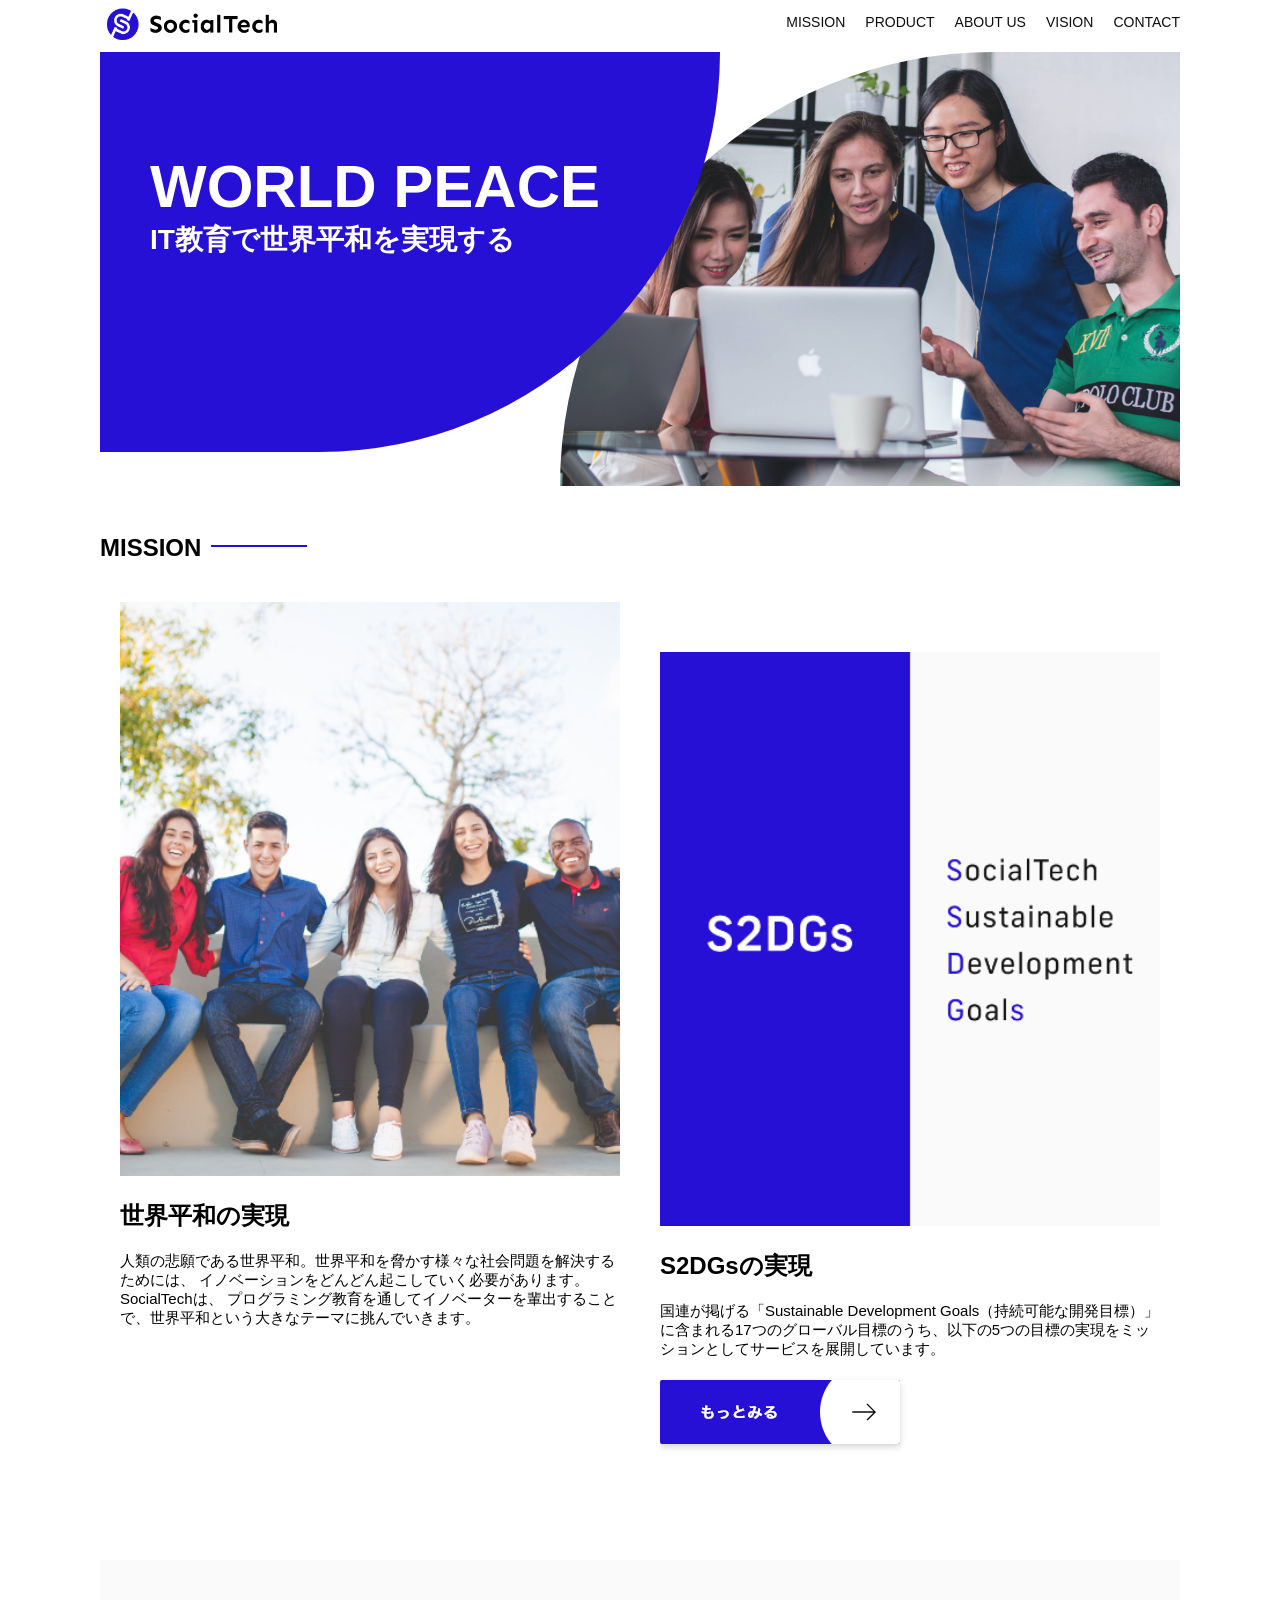
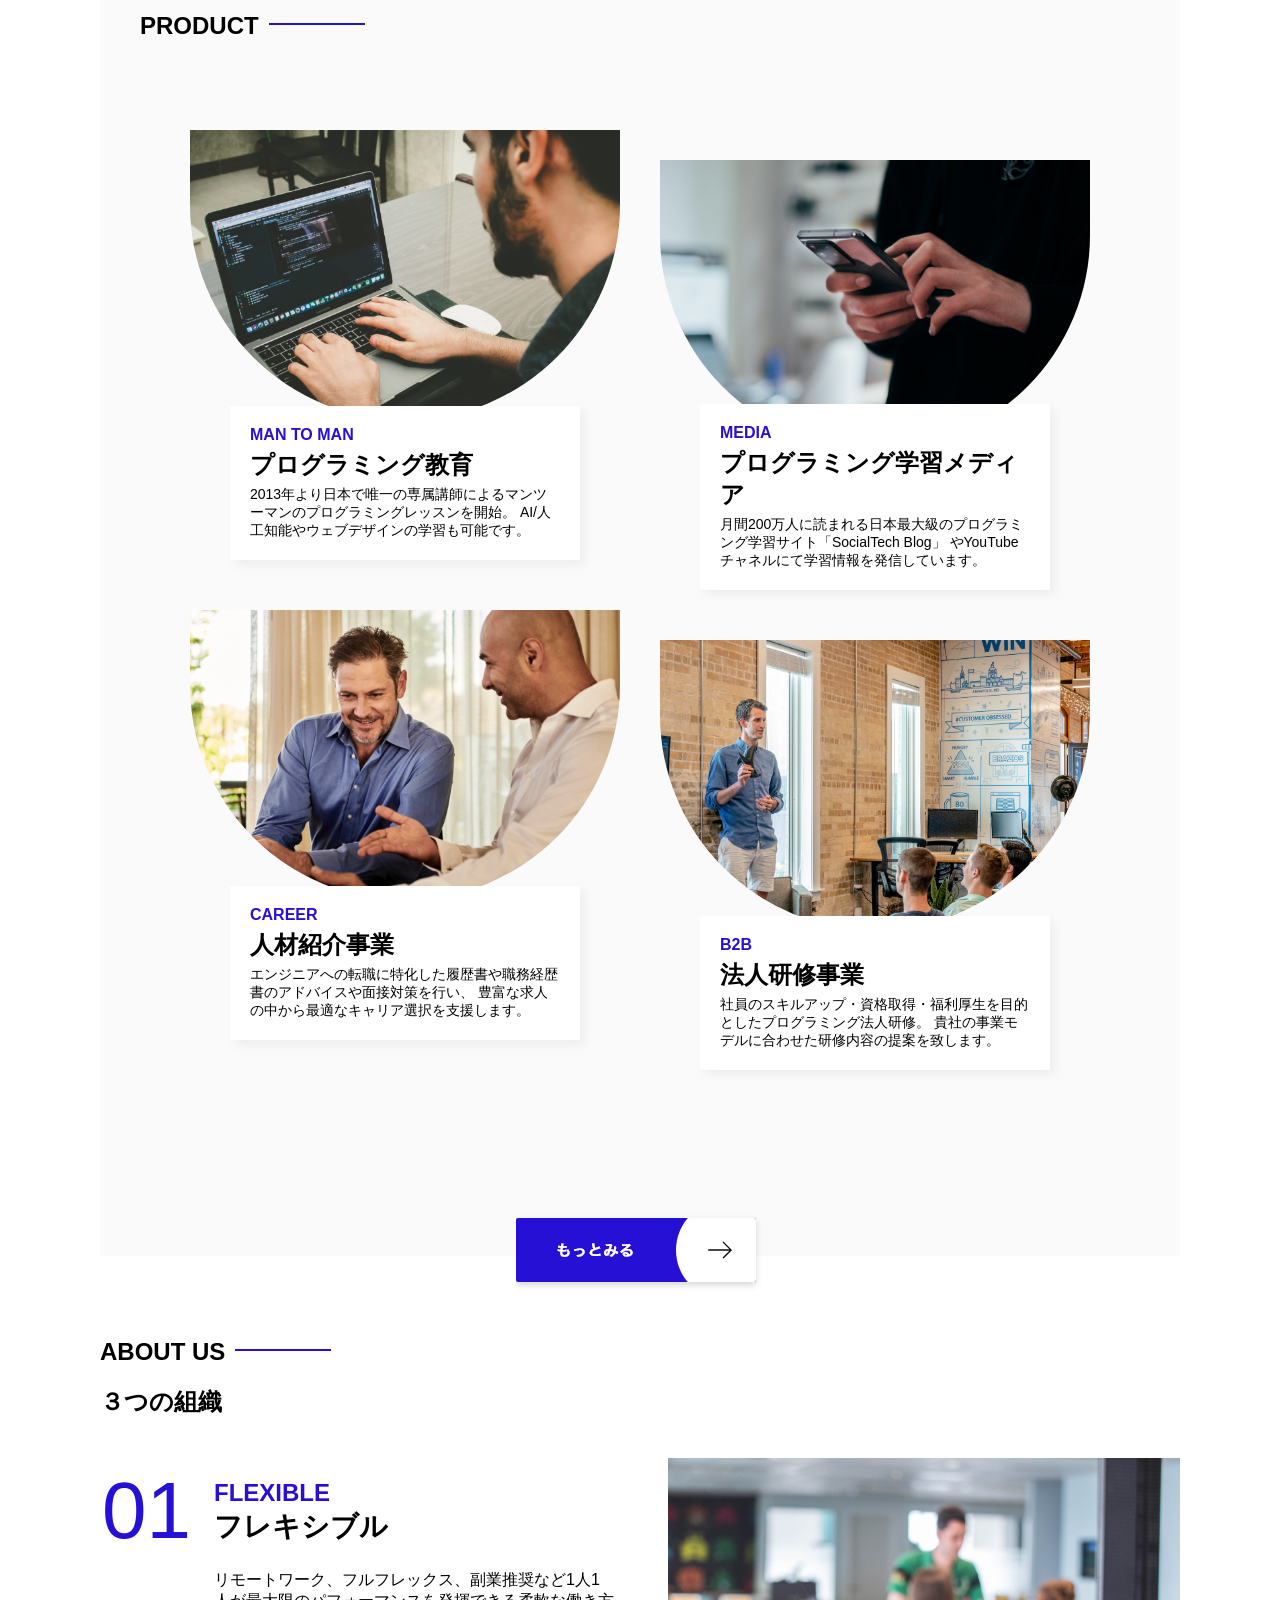
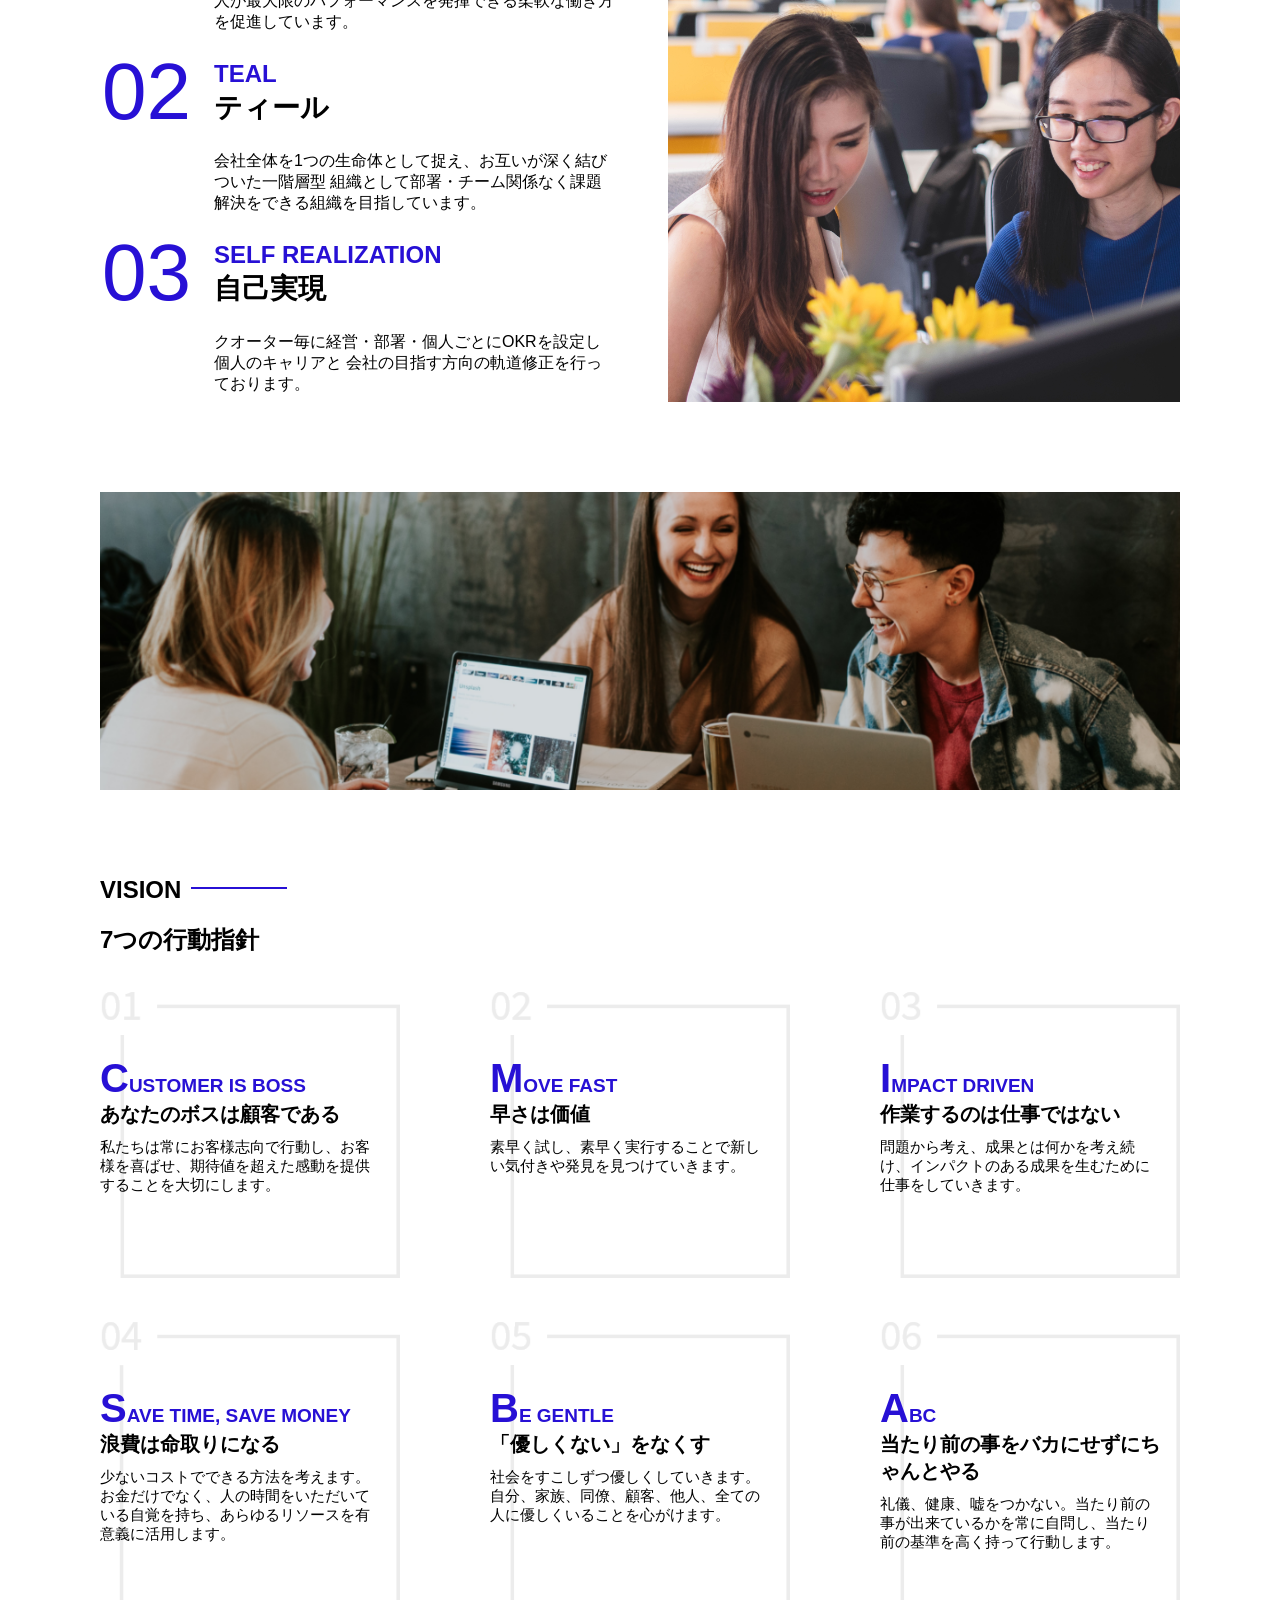
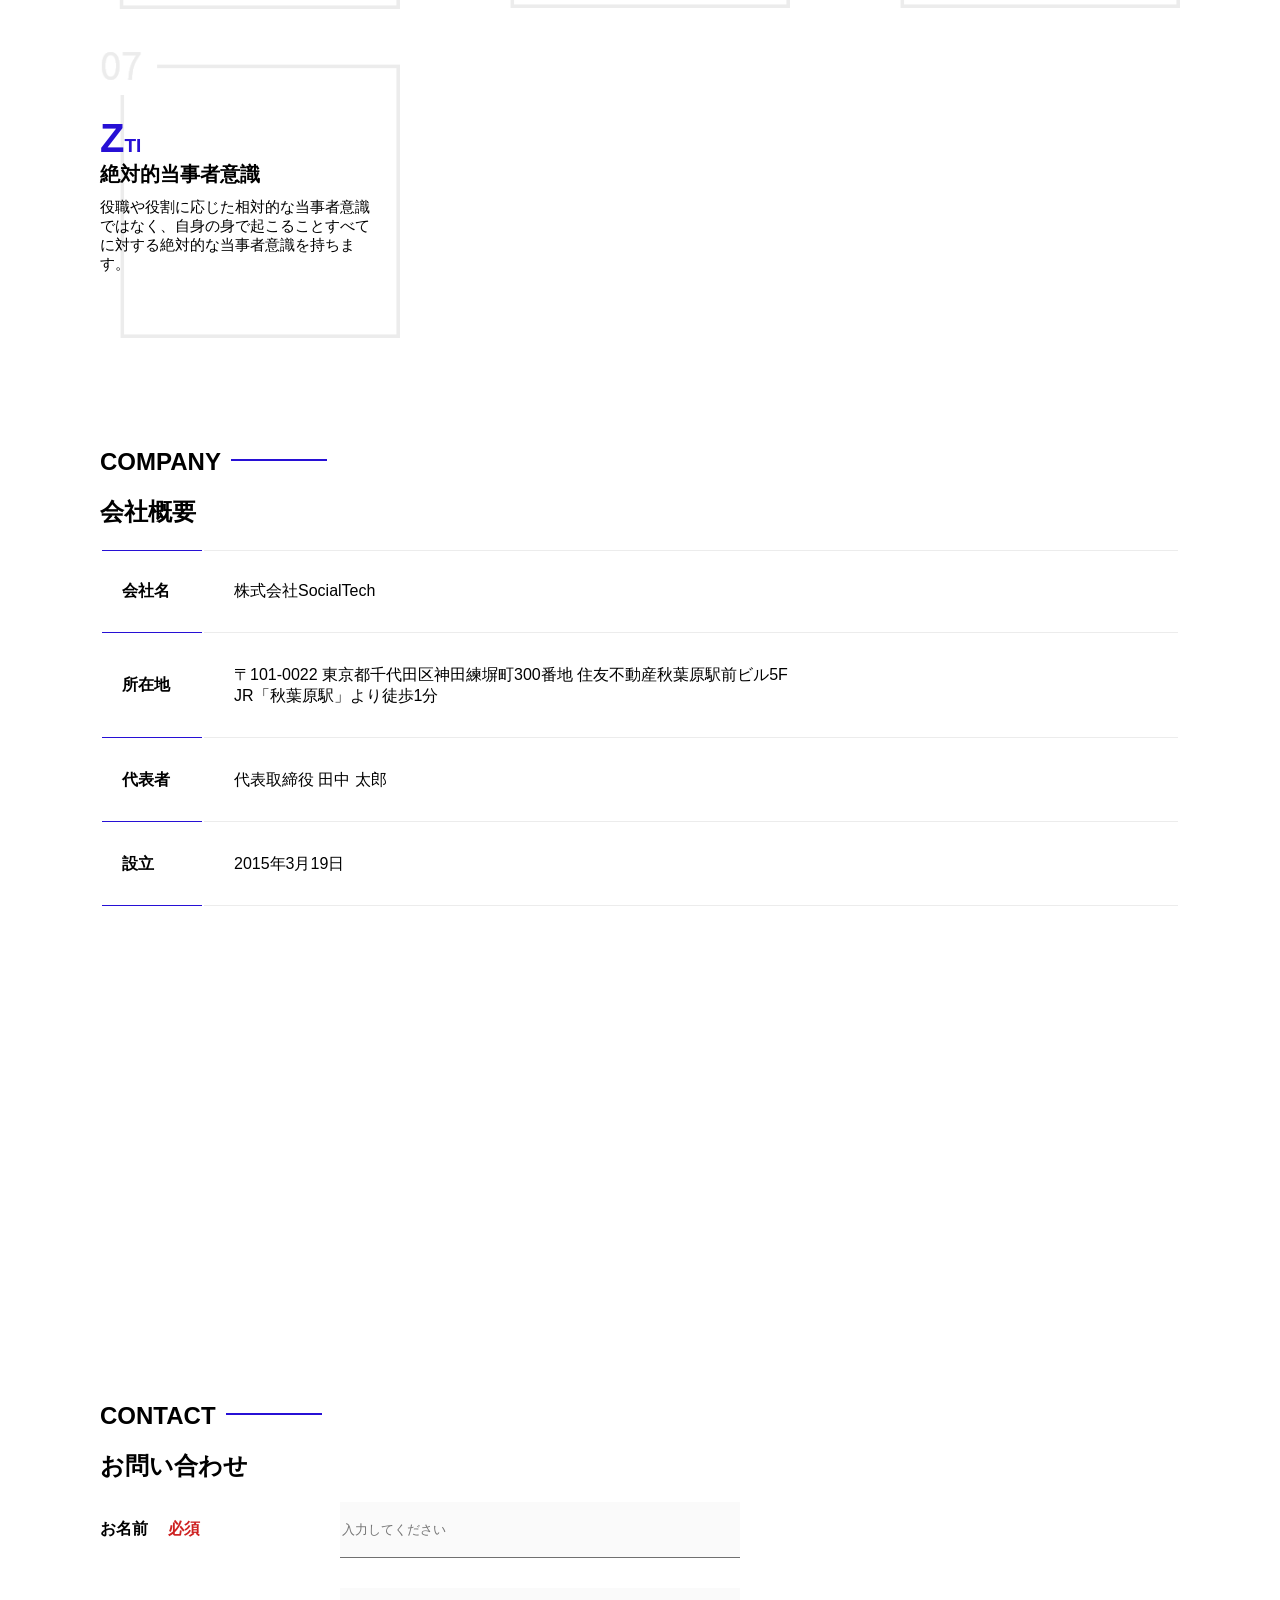
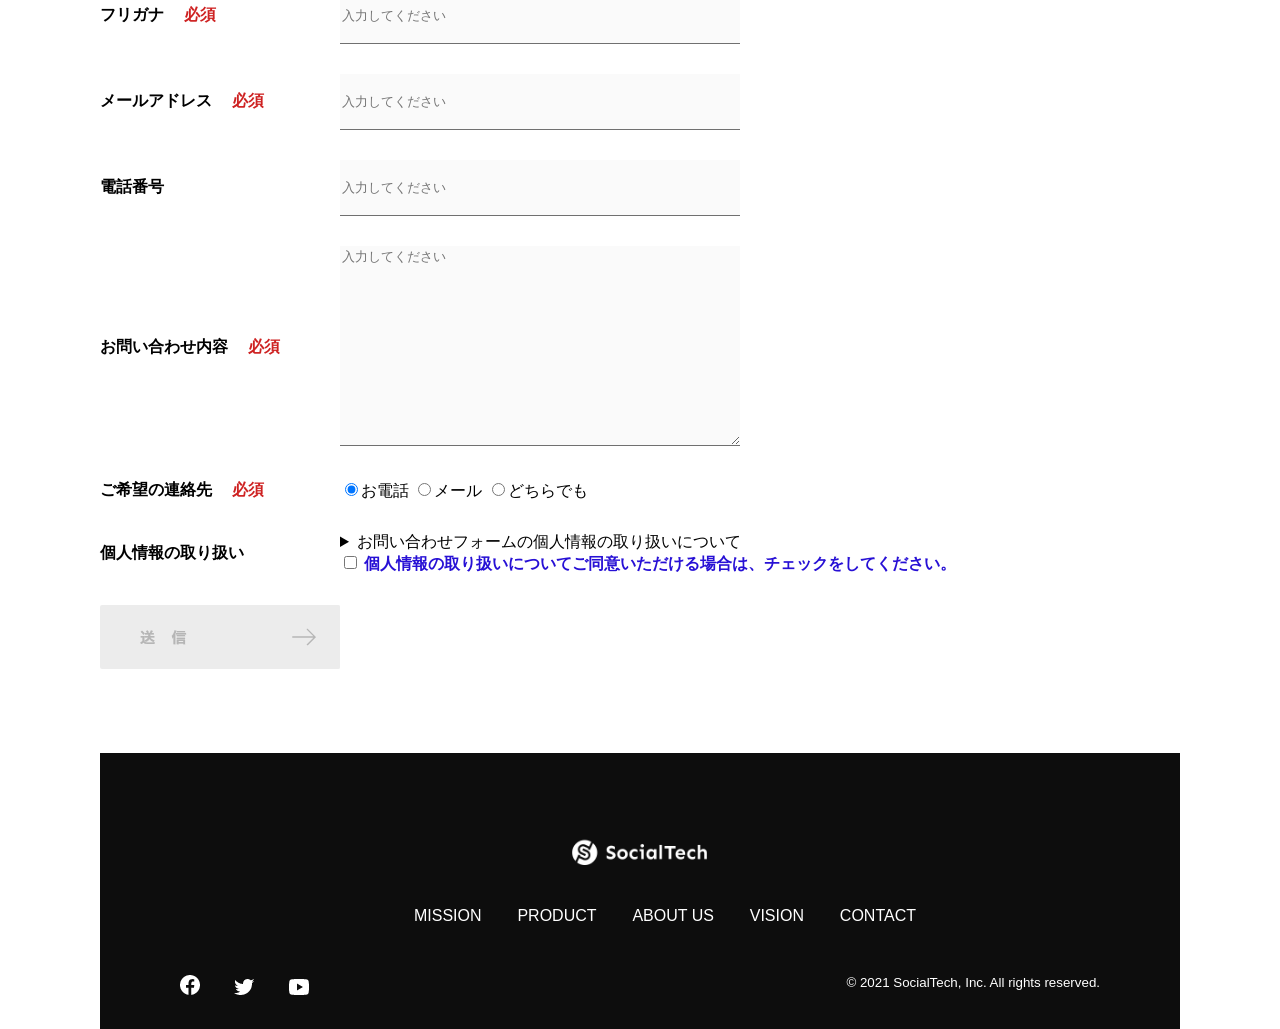
<file: kadai_tutorial_output/SocialTech/index.html>
<!DOCTYPE html>
<html lang="ja">
<head>
    <meta charset="UTF-8">
    <meta name="viewport" content="width=device-width, initial-scale=1.0">
    <title>SocialTech</title>
    <meta name="description" content="SocialTechはEdTech業界のリーディングカンパニーを目指します。">
    <!-- <link rel="icon" href="img/favicon.ico"> -->
    <!-- <link href="https://unpkg.com/sanitize.css" rel="stylesheet"/> -->
    <link rel="stylesheet" href="style.css">
</head>

<body>
    <header>
            <a href="#"><img src="images/logo.png" alt="ロゴ"></a>

        <nav id="nav-pc">
            <ul>
                <li><a href="mission.html">MISSION</a></li>
                <li><a href="product.html">PRODUCT</a></li>
                <li><a href="#aboutus">ABOUT US</a></li>
                <li><a href="#vision">VISION</a></li>
                <li><a href="#contact">CONTACT</a></li>
            </ul>
        </nav>

        <!-- スマホ用メニューボタン -->
       <button id="menu-sp" onclick="document.getElementById('nav-sp').style.display = 'block'">
         <img src="images/button-menu.png" alt="ナビゲーションを開く">
       </button>

        <!-- スマホ用ナビゲーション -->
       <div id="nav-sp">
         <button id="close" onclick="document.getElementById('nav-sp').style.display = 'none'">
           <img src="images/button-close.png" alt="ナビゲーションを閉じる">
         </button>
 
         <nav>
           <ul>
             <li>
               <a id="logo-sp" href="index.html" onclick="document.getElementById('nav-sp').style.display = 'none'"><img src="images/logo-sp.png" alt="トップページに戻る"></a>
             </li>
             <li><a class="menu" href="mission.html" onclick="document.getElementById('nav-sp').style.display = 'none'">MISSION</a></li>
             <li><a class="menu" href="product.html" onclick="document.getElementById('nav-sp').style.display = 'none'">PRODUCT</a></li>
             <li><a class="menu" href="index.html#aboutus" onclick="document.getElementById('nav-sp').style.display = 'none'">ABOUT US</a></li>
             <li><a class="menu" href="index.html#vision" onclick="document.getElementById('nav-sp').style.display = 'none'">VISION</a></li>
             <li><a class="menu" href="index.html#company" onclick="document.getElementById('nav-sp').style.display = 'none'">COMPANY</a></li>
             <li><a class="menu" href="index.html#contact" onclick="document.getElementById('nav-sp').style.display = 'none'">CONTACT</a></li>
           </ul>
         </nav>
         <div id="sns">
           <a href="https://www.facebook.com/sejuku2013">
             <img src="images/button-facebook.png" alt="Facebookのリンク">
           </a>
           <a href="https://twitter.com/samuraijuku">
             <img src="images/button-twitter.png" alt="Twitterのリンク">
           </a>
           <a href="https://www.youtube.com/channel/UCCFOQO5aDK0xXam4cUQXT8g">
             <img src="images/button-youtube.png" alt="YouTubeのリンク">
           </a>
         </div>
       </div>

    </header>
    <main>
        <section id="mainvisual">
            <div class="mainvisual-text">
                <h1>WORLD PEACE</h1>
                <h2>IT教育で世界平和を実現する</h2>
            </div>
            <img class="mainvisual-img" src="images/index/index-main.png" alt="main-visual">
        </section>

        <section id="mission">
            <h2 class="section-title">MISSION</h2>

            <div id="mission-con">
                <div class="mission-item">
                    <img id="img-left" src="images/index/index-mission.png" alt="people">
                    <h2>世界平和の実現</h2>
                    <p>人類の悲願である世界平和。世界平和を脅かす様々な社会問題を解決するためには、
                        イノベーションをどんどん起こしていく必要があります。SocialTechは、
                        プログラミング教育を通してイノベーターを輩出することで、世界平和という大きなテーマに挑んでいきます。
                    </p>
                </div>

                <div class="mission-item">
                    <img id="img-right" src="images/index/s2dgs.png" alt="s2dgs">
                    <h2>S2DGsの実現</h2>
                    <p>国連が掲げる「Sustainable Development Goals（持続可能な開発目標）」
                        に含まれる17つのグローバル目標のうち、以下の5つの目標の実現をミッションとしてサービスを展開しています。
                    </p>
                    <a href="mission.html"><img src="images/button-more.png" alt="もっと見る"></a>
                </div>
            </div>
        </section>

        <section id="product">
            <h2 class="section-title">PRODUCT</h2>

            <div id="product-con">
                <div id="product-left">
                    <div class="product-item">
                        <img class="product-img" src="images/product/product-mantoman.png" alt="mantoman">
                        <div class="product-text">
                            <span>MAN TO MAN</span>
                            <h2>プログラミング教育</h2>
                            <p>2013年より日本で唯一の専属講師によるマンツーマンのプログラミングレッスンを開始。
                                AI/人工知能やウェブデザインの学習も可能です。
                            </p>
                        </div>
                    </div>

                    <div class="product-item">
                        <img class="product-img" src="images/product/product-career.png" alt="career">
                        <div class="product-text">
                            <span>CAREER</span>
                            <h2>人材紹介事業</h2>
                            <p>エンジニアへの転職に特化した履歴書や職務経歴書のアドバイスや面接対策を行い、
                                豊富な求人の中から最適なキャリア選択を支援します。
                            </p>
                        </div>
                    </div>
                </div>

                <div id="product-right">
                    <div class="product-item">
                        <img class="product-img" src="images/product/product-media.png" alt="media">
                        <div class="product-text">
                            <span>MEDIA</span>
                            <h2>プログラミング学習メディア</h2>
                            <p>月間200万人に読まれる日本最大級のプログラミング学習サイト「SocialTech Blog」
                                やYouTubeチャネルにて学習情報を発信しています。
                            </p>
                        </div>
                    </div>

                    <div class="product-item">
                        <img class="product-img" src="images/product/product-b2b.png" alt="b2b">
                        <div class="product-text">
                            <span>B2B</span>
                            <h2>法人研修事業</h2>
                            <p>社員のスキルアップ・資格取得・福利厚生を目的としたプログラミング法人研修。
                                貴社の事業モデルに合わせた研修内容の提案を致します。
                            </p>
                        </div>
                    </div>
                </div>
            </div>

            <div id="more-img">
                <a href="product.html"><img src="images/button-more.png" alt="もっと見る"></a>
            </div>

        </section>
        <section id="aboutus">
            <h2 class="section-title">ABOUT US</h2>
            <h2>３つの組織</h2>
                <div>
                    <div id="aboutus-con">
                        <table>
                            <tr>
                                <td class="num">01</td>
                                <th><span class="en">FLEXIBLE</span>
                                <br>フレキシブル
                                </th>
                            </tr>
                            <tr>
                                <td></td>
                                <td>リモートワーク、フルフレックス、副業推奨など1人1人が最大限のパフォーマンスを発揮できる柔軟な働き方を促進しています。</td>
                            </tr>
                            <tr>
                                <td class="num">02</td>
                                <th><span class="en">TEAL</span>
                                <br>ティール
                                </th>
                            </tr> 
                            <tr>
                                <td></td>
                                <td>会社全体を1つの生命体として捉え、お互いが深く結びついた一階層型 組織として部署・チーム関係なく課題解決をできる組織を目指しています。</td>
                            </tr>
                            <tr>
                                <td class="num">03</td>
                                <th><span class="en">SELF REALIZATION</span>
                                <br>自己実現
                                </th>
                            </tr>
                            <tr>
                                <td></td>
                                <td>クオーター毎に経営・部署・個人ごとにOKRを設定し個人のキャリアと 会社の目指す方向の軌道修正を行っております。</td>
                            </tr>
                        </table>
                        <img id="aboutus-img1" src="images/index/index-aboutus1.png" alt="aboutus-1">
                    </div>
                </div>
                <img id="aboutus-img2" src="images/index/index-aboutus2.png" alt="aboutus-2">
        </section>

        <section id="vision">
            <h2 class="section-title">VISION</h2>
            <h2>7つの行動指針</h2>

            <div id="vision-con">
                <div class="vision-item">
                    <img src="images/index/vision-01.png" alt="1">
                    <div class="vision-text">
                        <span class="vision-span">CUSTOMER IS BOSS</span>
                        <h3>あなたのボスは顧客である</h3>
                        <p>私たちは常にお客様志向で行動し、お客様を喜ばせ、期待値を超えた感動を提供することを大切にします。</p>
                    </div>
                </div>

                <div class="vision-item">
                    <img src="images/index/vision-02.png" alt="2">
                    <div class="vision-text">
                        <span class="vision-span">MOVE FAST</span>
                        <h3>早さは価値</h3>
                        <p>素早く試し、素早く実行することで新しい気付きや発見を見つけていきます。</p>
                    </div>
                </div>

                <div class="vision-item">
                    <img src="images/index/vision-03.png" alt="3">
                    <div class="vision-text">
                        <span class="vision-span">IMPACT DRIVEN</span>
                        <h3>作業するのは仕事ではない</h3>
                        <p>問題から考え、成果とは何かを考え続け、インパクトのある成果を生むために仕事をしていきます。</p>
                    </div>
                </div>

                <div class="vision-item">
                    <img src="images/index/vision-04.png" alt="4">
                    <div class="vision-text">
                        <span class="vision-span">SAVE TIME, SAVE MONEY</span>
                        <h3>浪費は命取りになる</h3>
                        <p>少ないコストでできる方法を考えます。お金だけでなく、人の時間をいただいている自覚を持ち、あらゆるリソースを有意義に活用します。</p>
                    </div>
                </div>

                <div class="vision-item">
                    <img src="images/index/vision-05.png" alt="5">
                    <div class="vision-text">
                        <span class="vision-span">BE GENTLE</span>
                        <h3>「優しくない」をなくす</h3>
                        <p>社会をすこしずつ優しくしていきます。自分、家族、同僚、顧客、他人、全ての人に優しくいることを心がけます。</p>
                    </div>
                </div>

                <div class="vision-item">
                    <img src="images/index/vision-06.png" alt="6">
                    <div class="vision-text">
                        <span class="vision-span">ABC</span>
                        <h3>当たり前の事をバカにせずにちゃんとやる</h3>
                        <p>礼儀、健康、嘘をつかない。当たり前の事が出来ているかを常に自問し、当たり前の基準を高く持って行動します。</p>
                    </div>
                </div>

                <div class="vision-item">
                    <img src="images/index/vision-07.png" alt="7">
                    <div class="vision-text">
                        <span class="vision-span">ZTI</span>
                        <h3>絶対的当事者意識</h3>
                        <p>役職や役割に応じた相対的な当事者意識ではなく、自身の身で起こることすべてに対する絶対的な当事者意識を持ちます。</p>
                    </div>
                </div>
            </div>
        </section>

        <section id="company">
            <h2 class="section-title">COMPANY</h2>
            <h2>会社概要</h2>

            <table>
                <tr>
                    <td class="company-td first">会社名</td>
                    <td class="company-cell first-cell">株式会社SocialTech</td>
                </tr>

                <tr>
                    <td class="company-td">所在地</td>
                    <td class="company-cell">〒101-0022 東京都千代田区神田練塀町300番地 住友不動産秋葉原駅前ビル5F<br>JR「秋葉原駅」より徒歩1分</td>
                </tr>

                <tr>
                    <td class="company-td">代表者</td>
                    <td class="company-cell">代表取締役 田中 太郎</td>
                </tr>

                <tr>
                    <td class="company-td">設立</td>
                    <td class="company-cell">2015年3月19日</td>
                </tr>
            </table>

            <iframe src="https://www.google.com/maps/embed?pb=!1m14!1m8!1m3!1d6480.1377242930685!2d139.774653!3d35.699923!3m2!1i1024!2i768!4f13.1!3m3!1m2!1s0x60188fee13660e23%3A0x77137876edf742ac!2z5L2P5Y-L5LiN5YuV55Sj56eL6JGJ5Y6f6aeF5YmN44OT44Or!5e0!3m2!1sja!2sjp!4v1780669807133!5m2!1sja!2sjp" width="600" height="450" style="border:0;" allowfullscreen="" loading="lazy" referrerpolicy="no-referrer-when-downgrade"></iframe>

        </section>

        <section id="contact">
            <h2 class="section-title">CONTACT</h2>
            <h2>お問い合わせ</h2>

            <form>
                <div>
                    <div class="contact-heading">
                    <label class="contact-label">お名前<span class="contact-span">必須</span></label>
                    </div>
                    <div>
                    <input type="text" name="name" placeholder="入力してください" class="contact-textbox">
                    </div>
                </div>

                <div>
                    <div class="contact-heading">
                    <label class="contact-label">フリガナ<span class="contact-span">必須</span></label>
                    </div>
                    <div>
                    <input type="text" name="hurigana" placeholder="入力してください" class="contact-textbox">
                    </div>
                </div>

                <div>
                    <div class="contact-heading">
                    <label class="contact-label">メールアドレス<span class="contact-span">必須</span></label>
                    </div>
                    <div>
                    <input type="text" name="email" placeholder="入力してください" class="contact-textbox">
                    </div>
                </div>

                <div>
                    <div class="contact-heading">
                    <label class="contact-label">電話番号</label>
                    </div>
                    <div>
                    <input type="text" name="tel" placeholder="入力してください" class="contact-textbox">
                    </div>
                </div>

                <div>
                    <div class="contact-heading">
                        <label class="contact-label">お問い合わせ内容<span class="contact-span">必須</span></label>
                    </div>
                    <div>
                        <textarea class="contact-textarea" placeholder="入力してください" name="message"></textarea>
                    </div>
                </div>

                <div>
                    <div class="contact-heading">
                        <label class="contact-label">ご希望の連絡先<span class="contact-span">必須</span></label>
                    </div>
                    <div>
                        <input class="radiobutton" type="radio" value="tel" name="contact" checked><label>お電話</label>
                        <input class="radiobutton" type="radio" value="mail" name="contact"><label>メール</label>
                        <input class="radiobutton" type="radio" value="both" name="contact"><label>どちらでも</label>
                    </div>
                </div>

                <div>
                    <div class="contact-heading">
                    <label class="contact-label">個人情報の取り扱い</label>
                </div>

               <div>
                    <details>
                    <summary>お問い合わせフォームの個人情報の取り扱いについて</summary>
                    <div>
                     <dl>
                       <dt>１．組織の名称又は氏名</dt>
                       <dd>株式会社SocialTech</dd>
                       <dt>２．個人情報保護管理者（若しくはその代理人）の氏名又は職名、所属及び連絡先</dt>
                       <dd>
                         <p>鈴木 一郎 コーポレート部</p>
                         <p>メールアドレス：samurai@example.com</p>
                         <p>TEL：03-1234-5678</p>
                       </dd>
                       <dt>３．個人情報の利用目的</dt>
                       <dd>
                         <ul>
                           <li>本サービス及び本サービスに関連する情報の提供又はそれらに関する連絡のため</li>
                           <li>ユーザーの本人確認のため</li>
                           <li>当社サービスのご案内のため</li>
                           <li>当社の商品等の広告または宣伝（電子メールによるものを含むものとします。）</li>
                         </ul>
                       </dd>
                       <dt>４．個人情報の取り扱い業務の委託</dt>
                       <dd>個人情報の取扱業務の全部または一部を外部に業務委託する場合があります。その際、弊社は、個人情報を適切に保護できる管理体制を敷き実行していることを条件として委託先を厳選したうえで、機密保持契約を委託先と締結し、お客様の個人情報を厳密に管理させます。</dd>
                       <dt>５．個人情報の開示等の請求</dt>
                       <dd>
                         お客様は、弊社に対してご自身の個人情報の開示等（利用目的の通知、開示、内容の訂正・追加・削除、利用の停止または消去、第三者への提供の停止）に関して、当社問合わせ窓口に申し出ることができます。<br>
                         その際、弊社はお客様ご本人を確認させていただいたうえで、合理的な期間内に対応いたします。<br>
                         なお、個人情報に関する弊社問合わせ先は、次の通りです。
                       </dd>
                       <dd>
                         <p>株式会社SocialTech　個人情報問合せ窓口</p>
                         <p>〒150-0043　東京都千代田区神田練塀町300番地 住友不動産秋葉原駅前ビル5F</p>
                         <p>メールアドレス：samurai@example.com　TEL：03-1234-5678</p>
                       </dd>
 
                       <dt>６．個人情報を提供されることの任意性について</dt>
                       <dd>お客様がご自身の個人情報を弊社に提供されるか否かは、お客様のご判断によりますが、もしご提供されない場合には、適切なサービスが提供できない場合がありますので予めご了承ください。</dd>
                     </dl>
                   </div>
                 </details>
                 <input type="checkbox" name="agree">
                 <span>個人情報の取り扱いについてご同意いただける場合は、チェックをしてください。</span>
               </div>
             </div>
              <input type="image" src="images/button-submit.png" alt="送信する">
            </form>
        </section>
    </main>
    
</body>

<footer>
        <div id="footer-logo">
            <a href="#"><img src="images/logo-sp.png" alt="ロゴ"></a>
        </div>

        <nav id="footer-nav">
            <ul class="footer-nav-item">
                <li><a href="mission.html">MISSION</a></li>
                <li><a href="product.html">PRODUCT</a></li>
                <li><a href="#aboutus">ABOUT US</a></li>
                <li><a href="#vision">VISION</a></li>
                <li><a href="#contact">CONTACT</a></li>
            </ul>
        </nav>

        <div id="footer-bottom">
            <div class="icon">
                <a href="https://www.facebook.com/sejuku2013"><img src="images/button-facebook.png" alt="facebook"></a>
                <a href="https://twitter.com/samuraijuku"><img src="images/button-twitter.png" alt="twitter"></a>
                <a href="https://www.youtube.com/channel/UCCFOQO5aDK0xXam4cUQXT8g"><img src="images/button-youtube.png" alt="youtube"></a>
            </div>

            <small>&copy; 2021 SocialTech, Inc. All rights reserved.</small>

        </div>

</footer>

</html>
</file>
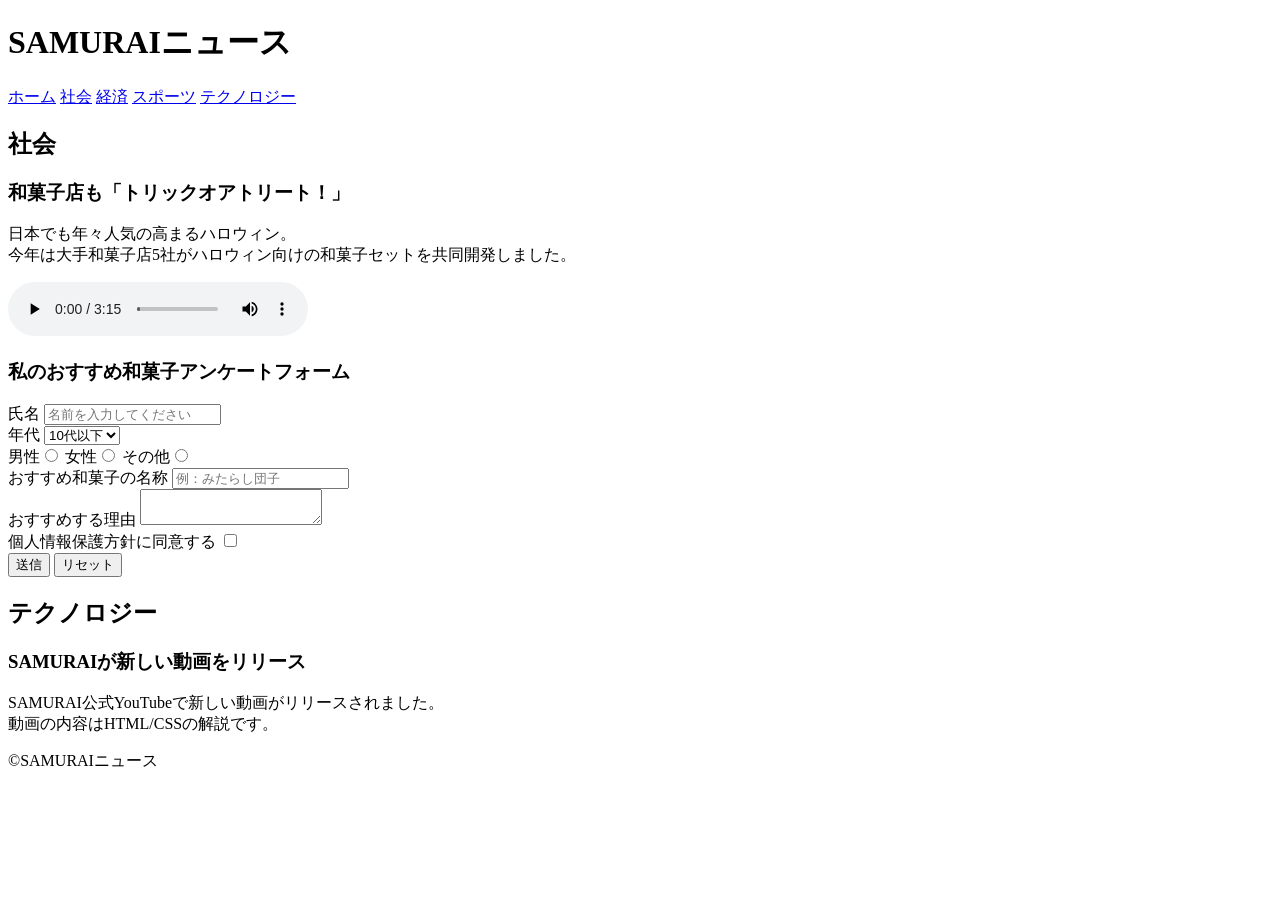
<file: kadai_008/kadai_008.html>
<!DOCTYPE html>
<html>
<head>
    <title>8章課題</title>
    <meta name="description" content="このページは8章の課題です。">
    <meta charset="UTF-8">
</head>
<body>
    <header>
        <h1>SAMURAIニュース</h1>
        <nav>
            <a href="https://www.sejuku.net/">ホーム</a>
            <a href="https://www.sejuku.net/">社会</a>
            <a href="https://www.sejuku.net/">経済</a>
            <a href="https://www.sejuku.net/">スポーツ</a>
            <a href="https://www.sejuku.net/">テクノロジー</a>
        </nav>
    </header>
    <main>
        <article>
        <h2>社会</h2>
            <section>
                <h3>和菓子店も「トリックオアトリート！」</h3>
                <p>
                    日本でも年々人気の高まるハロウィン。
                <br>今年は大手和菓子店5社がハロウィン向けの和菓子セットを共同開発しました。
                </p>
                <audio src="ichi.mp3" controls></audio>
            </section>

            <section>
                <h3>私のおすすめ和菓子アンケートフォーム</h3>
                <form>
                    <label>氏名</label>
                    <input type="text" placeholder="名前を入力してください"> 
                    <br>
                    <label>年代</label>  
                    <select>
                        <option>10代以下</option>
                        <option>20代</option>
                        <option>30代</option>
                        <option>40代</option>
                    </select>
                    <br>
                    <label>男性</label><input type="radio" name="gender">
                    <label>女性</label><input type="radio" name="gender">
                    <label>その他</label><input type="radio" name="gender">
                    <br>
                    <label>おすすめ和菓子の名称</label>
                    <input type="text" placeholder="例：みたらし団子">
                    <br>
                    <label>おすすめする理由</label>
                    <textarea></textarea> 
                    <br>
                    <label>個人情報保護方針に同意する</label>
                    <input type="checkbox">
                    <br>
                    <input type="submit" value="送信">
                    <input type="reset" value="リセット"> 

                </form>
            </section>
        </article>
        
        <article>
        <h2>テクノロジー</h2>
            <section>
                <h3>SAMURAIが新しい動画をリリース</h3>
                <p>SAMURAI公式YouTubeで新しい動画がリリースされました。
                <br>動画の内容はHTML/CSSの解説です。</p>
            </section>

        </article>

    </main>

    <footer>
        <p>&copy;SAMURAIニュース</p>
    </footer>
</body>

</html>
</file>
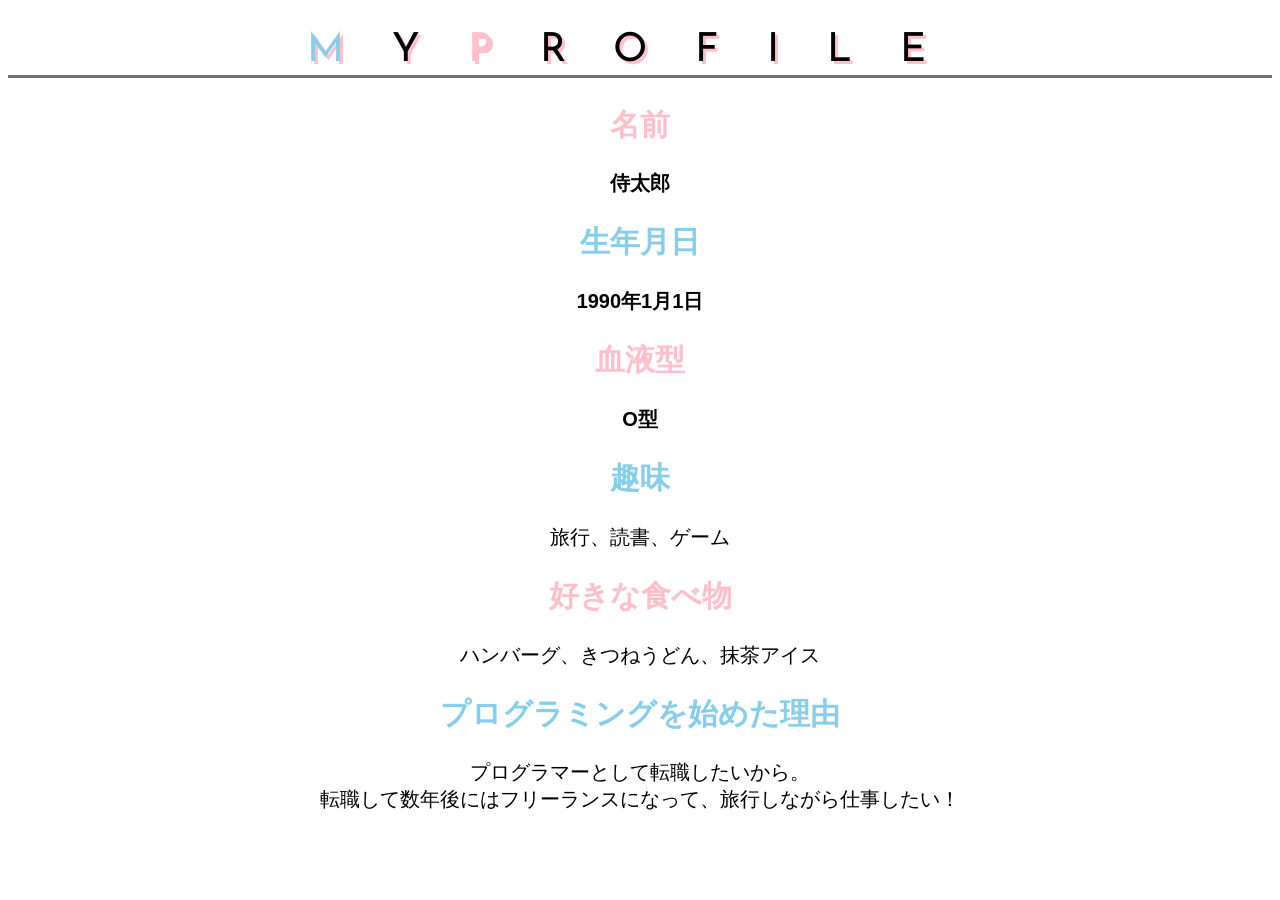
<file: kadai_015/kadai_015.html>
<!DOCTYPE html>
<html>
   

<head>
     <title>課題15</title>
     <meta charset="UTF-8">
     <meta name="description" content="課題15">
     <link rel="stylesheet" href="style.css">
     <link rel="preconnect" href="https://fonts.googleapis.com">
     <link rel="preconnect" href="https://fonts.gstatic.com" crossorigin>
     <link href="https://fonts.googleapis.com/css2?family=Josefin+Sans&display=swap" rel="stylesheet">

 </head>

 <body>
    <h1><span class="blue">M</span>Y<span class="pink">P</span>ROFILE</h1>

    <div id="basic">
        <h2 class="pink">名前</h2>
        <p class="bold">侍太郎</p>

        <h2 class="blue">生年月日</h2>
        <p class="bold">1990年1月1日</p>
    
        <h2 class="pink">血液型</h2>
        <p class="bold">O型</p>
    </div>

    <h2 class="blue">趣味</h2>
    <p>旅行、読書、ゲーム</p>
    
    <h2 class="pink">好きな食べ物</h2>
    <p>ハンバーグ、きつねうどん、抹茶アイス</p>
    
    <h2 class="blue">プログラミングを始めた理由</h2>
    <p>プログラマーとして転職したいから。
    <br>転職して数年後にはフリーランスになって、旅行しながら仕事したい！
    </p>

 </body>

</html>
</file>
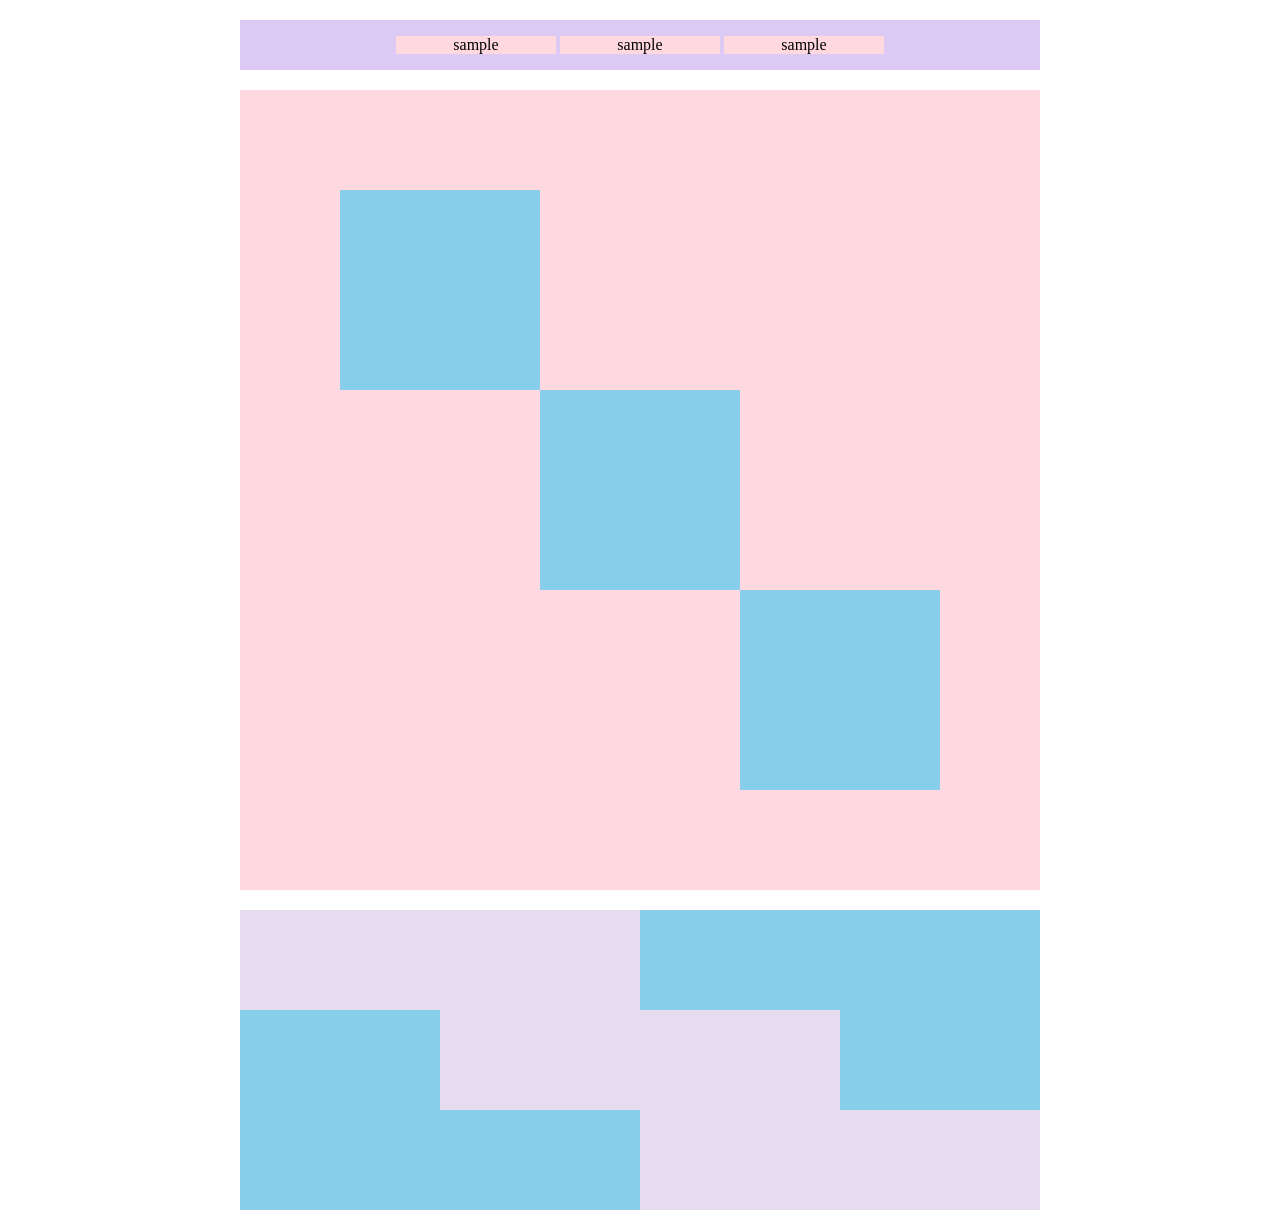
<file: kadai_018/kadai_018.html>
<!DOCTYPE html>
<html>
<head>
    <title>18章課題</title>
    <meta name="description" content="このページは18章の課題です。">
    <meta charset="utf-8">
    <link rel="stylesheet" href="style.css">
</head>

<body>
    <div id="top">
        <p class="top-child">sample</p>
        <p class="top-child">sample</p>
        <p class="top-child">sample</p>
    </div>

    <div id="middle">
        <p id="middle-child01"></p>
        <p id="middle-child02"></p>
        <p id="middle-child03"></p>
    </div>

    <div id="bottom">
        <p id="bottom-child01"></p>
        <p id="bottom-child02"></p>
        <p id="bottom-child03"></p>
    </div>

</body>


</html>
</file>
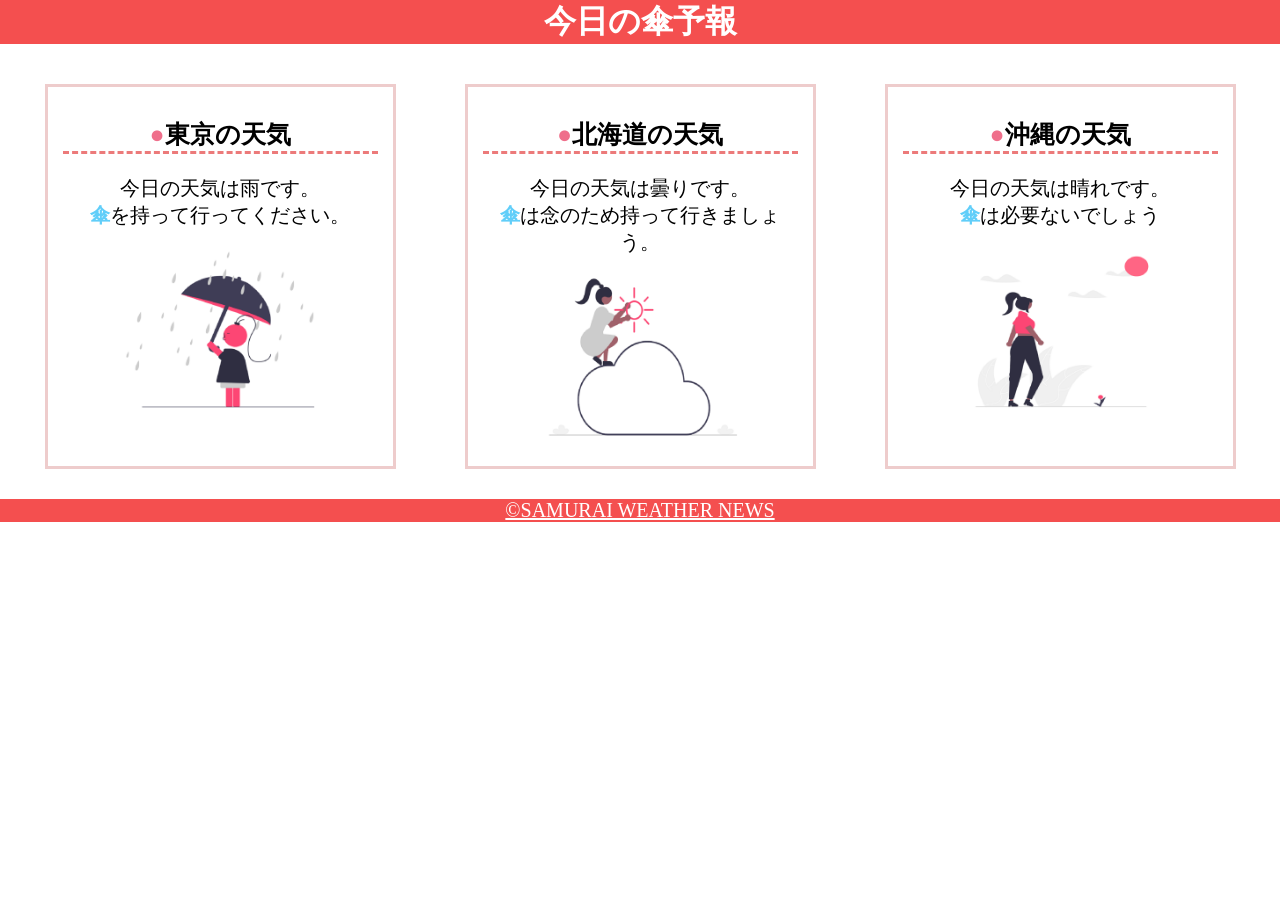
<file: kadai_022/kadai_022.html>
<!DOCTYPE html>
<html>
<head>
    <title>22章課題</title>
    <meta name="description" content="このページは22章の課題です。">
    <meta charset="utf-8"> 
    <link rel="stylesheet" href="style.css">
    <meta name="viewport" content="width=device-width, initial-scale=1.0">
</head>

<body>
   <header>
        <h1>今日の傘予報</h1>
   </header>

   <main>
        <div id="parent">
            <div class="contents">
                <h2>東京の天気</h2>
                <p >今日の天気は雨です。</p>
                <p>傘を持って行ってください。</p>
                <img src="images/rainy.png" alt="雨">
            </div>
        
            <div class="contents">
                <h2>北海道の天気</h2>
                <p >今日の天気は曇りです。</p>
                <p>傘は念のため持って行きましょう。</p>
                <img src="images/cloudy.png" alt="曇り">
            </div>
        
            <div class="contents">
                <h2>沖縄の天気</h2>
                <p >今日の天気は晴れです。</p>
                <p>傘は必要ないでしょう</p>
                <img src="images/sunny.png" alt="晴れ">
            </div>
        </div>

   </main>

   <footer>
        <a href="https://www.sejuku.net/corp/">&copy;SAMURAI WEATHER NEWS</a>
   </footer>

</body>

</html>
</file>
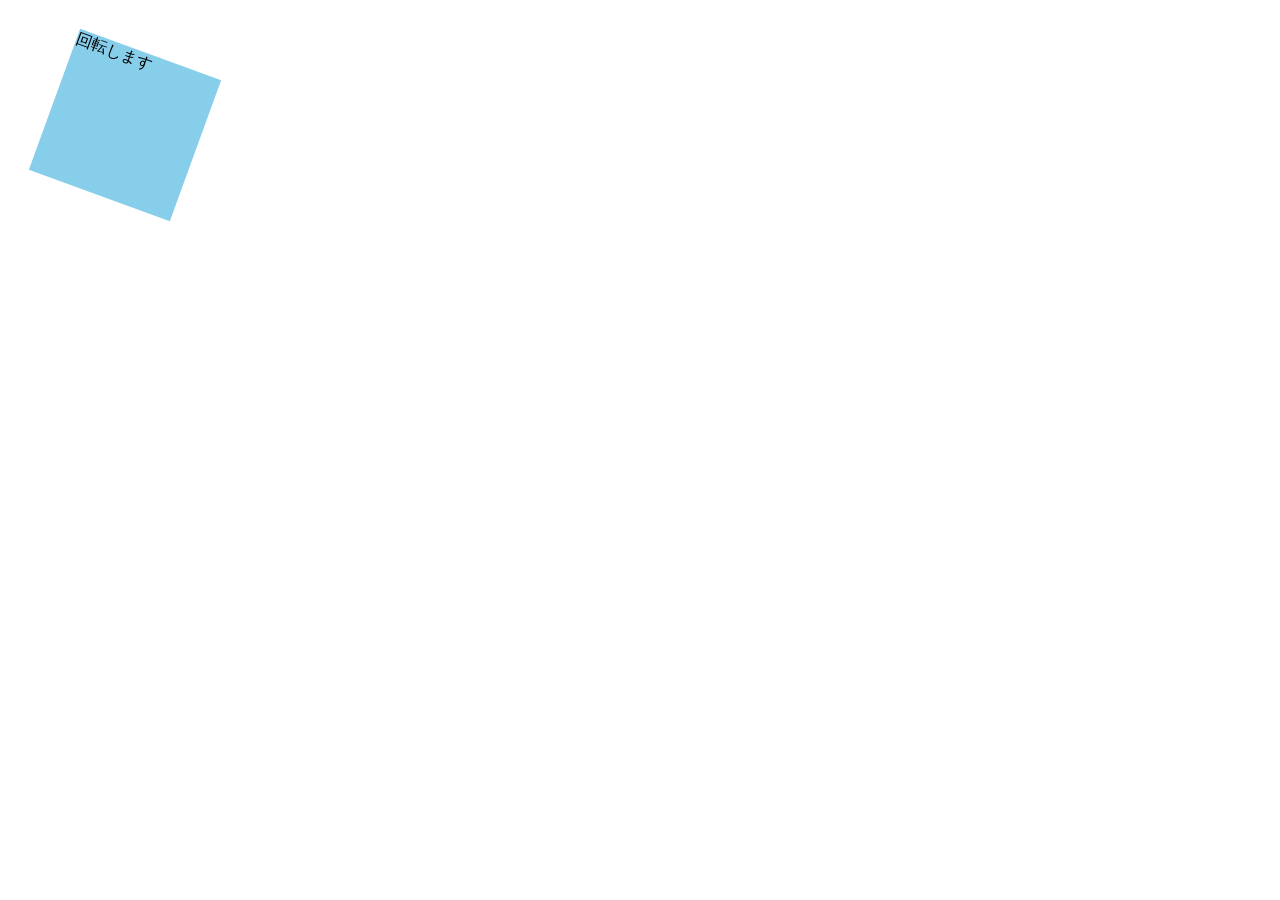
<file: kadai_mdn_css/mdn.html>
<!DOCTYPE html>
<html>

<head>
    <style>
        div {
            position: absolute;
            left: 50px;
            top: 50px;
            width: 150px;
            height: 150px;
            background-color: skyblue;
            transform: rotate(20deg);
        }
    </style>
</head>

<body>
    <div>
        回転します
    </div>

</body>

</html>
</file>
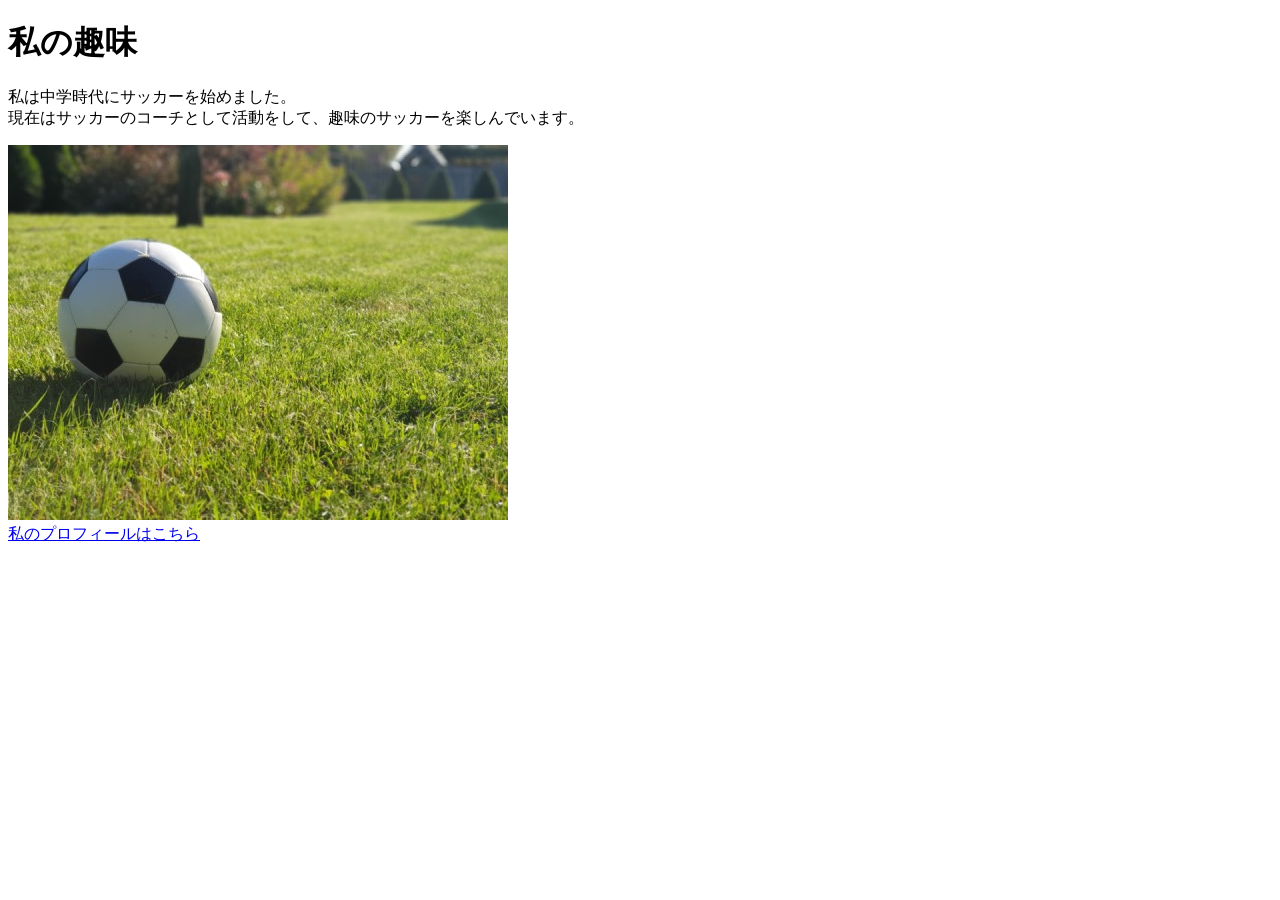
<file: kadai_005/html/kadai_005.html>
<!DOCTYPE html>
<html>

<head>
    <title>5章課題</title>
    <meta name="description" content="このページは5章の課題です。">
    <meta charset="utf-8">
</head>

<body>
    <h1>私の趣味</h1>
        <p>
          私は中学時代にサッカーを始めました。<br>
          現在はサッカーのコーチとして活動をして、趣味のサッカーを楽しんでいます。    
         </p>

         <img src="../images/sample.jpg" alt="サッカーボール">
         <br>
         <a href="https://x.com/samuraijuku">私のプロフィールはこちら
        </a> 

</body>

</html>
</file>
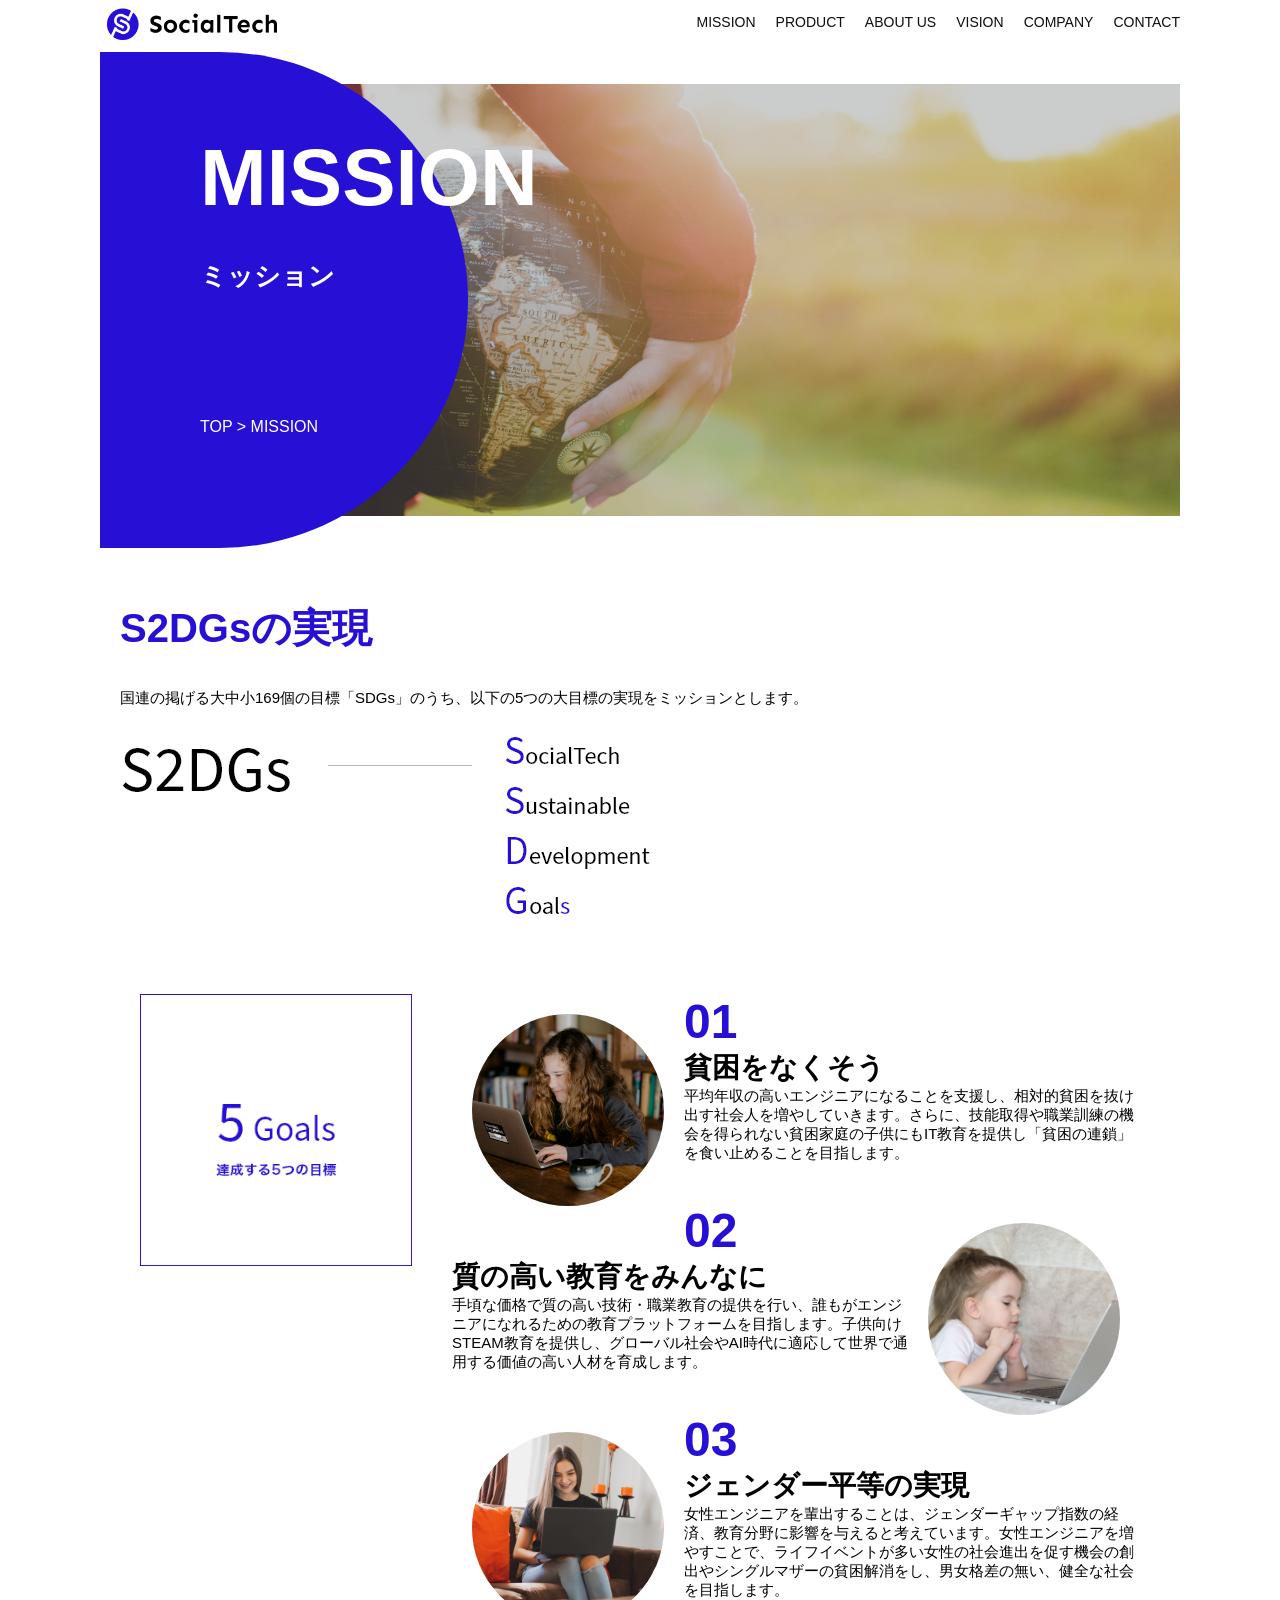
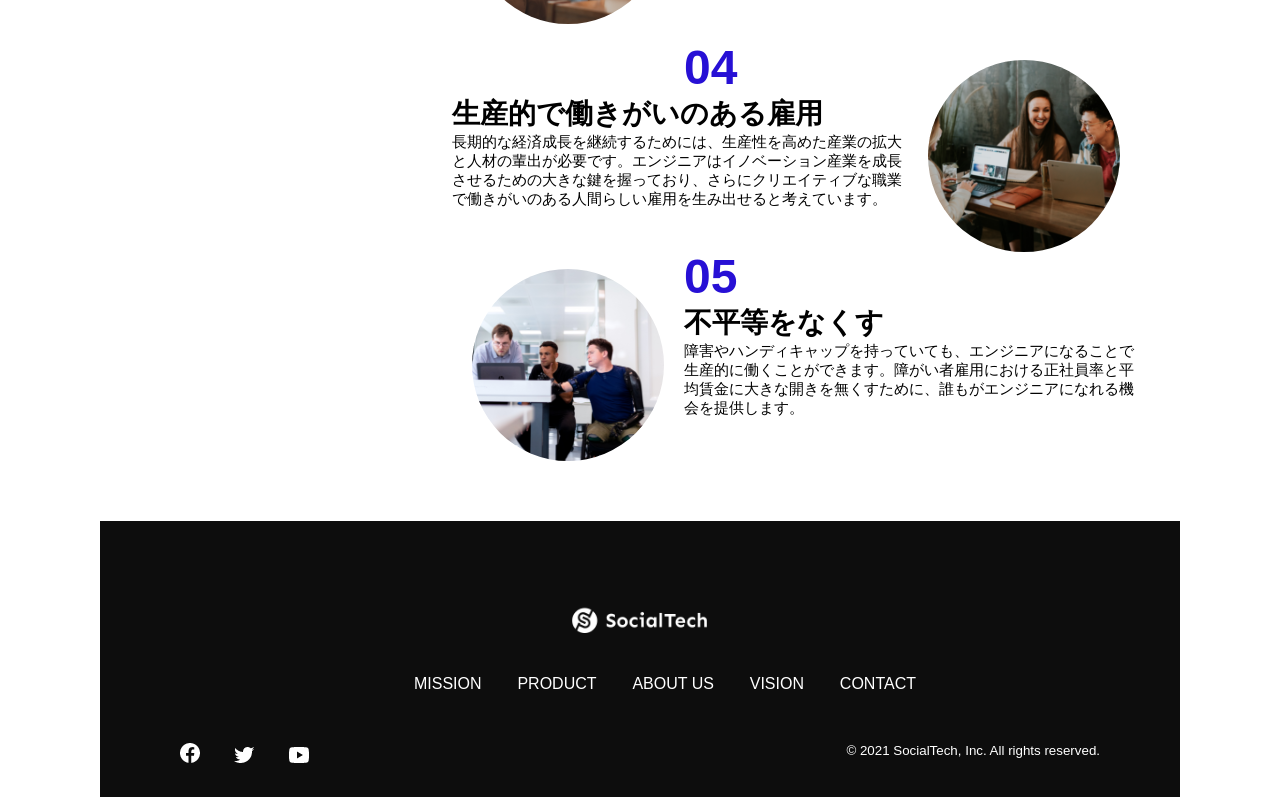
<file: kadai_tutorial_output/SocialTech/mission.html>
<!DOCTYPE html>
<html lang="ja">
<head>
    <meta charset="UTF-8">
    <meta name="viewport" content="width=device-width, initial-scale=1.0">
    <title>SocialTech - MISSION ミッション -</title>
    <meta name="description" content="SocialTechが目指す5つの目標（S2DGs）を紹介します">
    <!-- <link rel="icon" href="img/favicon.ico"> -->
    <!-- <link href="https://unpkg.com/sanitize.css" rel="stylesheet"/> -->
    <link rel="stylesheet" href="style.css">
</head>

<body>
    <header>
            <a href="index.html"><img src="images/logo.png" alt="ロゴ"></a>

        <nav id="nav-pc">
            <ul>
              <li><a href="mission.html">MISSION</a></li>
              <li><a href="product.html">PRODUCT</a></li>
              <li><a href="index.html#aboutus">ABOUT US</a></li>
              <li><a href="index.html#vision">VISION</a></li>
              <li><a href="index.html#company">COMPANY</a></li>
              <li><a href="index.html#contact">CONTACT</a></li>
            </ul>
        </nav>

        <!-- スマホ用メニューボタン -->
       <button id="menu-sp" onclick="document.getElementById('nav-sp').style.display = 'block'">
         <img src="images/button-menu.png" alt="ナビゲーションを開く">
       </button>

        <!-- スマホ用ナビゲーション -->
       <div id="nav-sp">
         <button id="close" onclick="document.getElementById('nav-sp').style.display = 'none'">
           <img src="images/button-close.png" alt="ナビゲーションを閉じる">
         </button>
 
         <nav>
           <ul>
             <li>
               <a id="logo-sp" href="index.html" onclick="document.getElementById('nav-sp').style.display = 'none'"><img src="images/logo-sp.png" alt="トップページに戻る"></a>
             </li>
             <li><a class="menu" href="mission.html" onclick="document.getElementById('nav-sp').style.display = 'none'">MISSION</a></li>
             <li><a class="menu" href="product.html" onclick="document.getElementById('nav-sp').style.display = 'none'">PRODUCT</a></li>
             <li><a class="menu" href="index.html#aboutus" onclick="document.getElementById('nav-sp').style.display = 'none'">ABOUT US</a></li>
             <li><a class="menu" href="index.html#vision" onclick="document.getElementById('nav-sp').style.display = 'none'">VISION</a></li>
             <li><a class="menu" href="index.html#company" onclick="document.getElementById('nav-sp').style.display = 'none'">COMPANY</a></li>
             <li><a class="menu" href="index.html#contact" onclick="document.getElementById('nav-sp').style.display = 'none'">CONTACT</a></li>
           </ul>
         </nav>
         <div id="sns">
           <a href="https://www.facebook.com/sejuku2013">
             <img src="images/button-facebook.png" alt="Facebookのリンク">
           </a>
           <a href="https://twitter.com/samuraijuku">
             <img src="images/button-twitter.png" alt="Twitterのリンク">
           </a>
           <a href="https://www.youtube.com/channel/UCCFOQO5aDK0xXam4cUQXT8g">
             <img src="images/button-youtube.png" alt="YouTubeのリンク">
           </a>
         </div>
       </div>

    </header>

    <main>
        <section id="mission-main">
           <div class="mission-main-inner">
             <div id="mission-title">
               <h1>MISSION<br><span>ミッション</span></h1>
               <p>TOP > MISSION</p>
             </div>
           </div>
        </section>

        <section id="mission-s2dgs">
          <h2 class="mission-h2">S2DGsの実現</h2>
          <p>国連の掲げる大中小169個の目標「SDGs」のうち、以下の5つの大目標の実現をミッションとします。</p>
          <img src="images/mission/mission-s2dgs.png" alt="S2DGs">
        </section>

        <section id="mission-five-goals">
          <div class="five-goals-image">
            <img src="images/mission/mission-5goals.png" alt="5Goals">
          </div>
          <div class="five-goals-read">
             <div>
               <img class="fivegoals-image-left" src="images/mission/mission-5goals01.png" alt="PCを操作する女の子">
               <span class="fivegoals-number">01</span>
               <h3 class="fivegoals-h3">貧困をなくそう</h3>
               <p class="fivegoals-p">平均年収の高いエンジニアになることを支援し、相対的貧困を抜け出す社会人を増やしていきます。さらに、技能取得や職業訓練の機会を得られない貧困家庭の子供にもIT教育を提供し「貧困の連鎖」を食い止めることを目指します。</p>
             </div>
             <div>
               <img class="fivegoals-image-right" src="images/mission/mission-5goals02.png" alt="PCを見つめる小さい女の子">
               <span class="fivegoals-number">02</span>
               <h3 class="fivegoals-h3">質の高い教育をみんなに</h3>
               <p class="fivegoals-p">手頃な価格で質の高い技術・職業教育の提供を行い、誰もがエンジニアになれるための教育プラットフォームを目指します。子供向けSTEAM教育を提供し、グローバル社会やAI時代に適応して世界で通用する価値の高い人材を育成します。</p>
             </div>
             <div>
               <img class="fivegoals-image-left" src="images/mission/mission-5goals03.png" alt="PCを操作する女性">
               <span class="fivegoals-number">03</span>
               <h3 class="fivegoals-h3">ジェンダー平等の実現</h3>
               <p class="fivegoals-p">女性エンジニアを輩出することは、ジェンダーギャップ指数の経済、教育分野に影響を与えると考えています。女性エンジニアを増やすことで、ライフイベントが多い女性の社会進出を促す機会の創出やシングルマザーの貧困解消をし、男女格差の無い、健全な社会を目指します。</p>
             </div>
             <div>
               <img class="fivegoals-image-right" src="images/mission/mission-5goals04.png" alt="笑顔で話し合う3人の男女">
               <span class="fivegoals-number">04</span>
               <h3 class="fivegoals-h3">生産的で働きがいのある雇用</h3>
               <p class="fivegoals-p">長期的な経済成長を継続するためには、生産性を高めた産業の拡大と人材の輩出が必要です。エンジニアはイノベーション産業を成長させるための大きな鍵を握っており、さらにクリエイティブな職業で働きがいのある人間らしい雇用を生み出せると考えています。</p>
             </div>
             <div>
               <img class="fivegoals-image-left" src="images/mission/mission-5goals05.png" alt="障害を持つ男性が生き生きと働く様子">
               <span class="fivegoals-number">05</span>
               <h3 class="fivegoals-h3">不平等をなくす</h3>
               <p class="fivegoals-p">障害やハンディキャップを持っていても、エンジニアになることで生産的に働くことができます。障がい者雇用における正社員率と平均賃金に大きな開きを無くすために、誰もがエンジニアになれる機会を提供します。</p>
             </div>
           </div>
        </section>





    </main>

    <footer>
        <div id="footer-logo">
            <a href="index.html"><img src="images/logo-sp.png" alt="ロゴ"></a>
        </div>

        <nav id="footer-nav">
            <ul class="footer-nav-item">
                <li><a href="mission.html">MISSION</a></li>
                <li><a href="product.html">PRODUCT</a></li>
                <li><a href="index.html#aboutus">ABOUT US</a></li>
                <li><a href="index.html#vision">VISION</a></li>
                <li><a href="index.html#contact">CONTACT</a></li>
            </ul>
        </nav>

        <div id="footer-bottom">
            <div class="icon">
                <a href="https://www.facebook.com/sejuku2013"><img src="images/button-facebook.png" alt="facebook"></a>
                <a href="https://twitter.com/samuraijuku"><img src="images/button-twitter.png" alt="twitter"></a>
                <a href="https://www.youtube.com/channel/UCCFOQO5aDK0xXam4cUQXT8g"><img src="images/button-youtube.png" alt="youtube"></a>
            </div>

            <small>&copy; 2021 SocialTech, Inc. All rights reserved.</small>

        </div>

</footer>

</html>
</file>
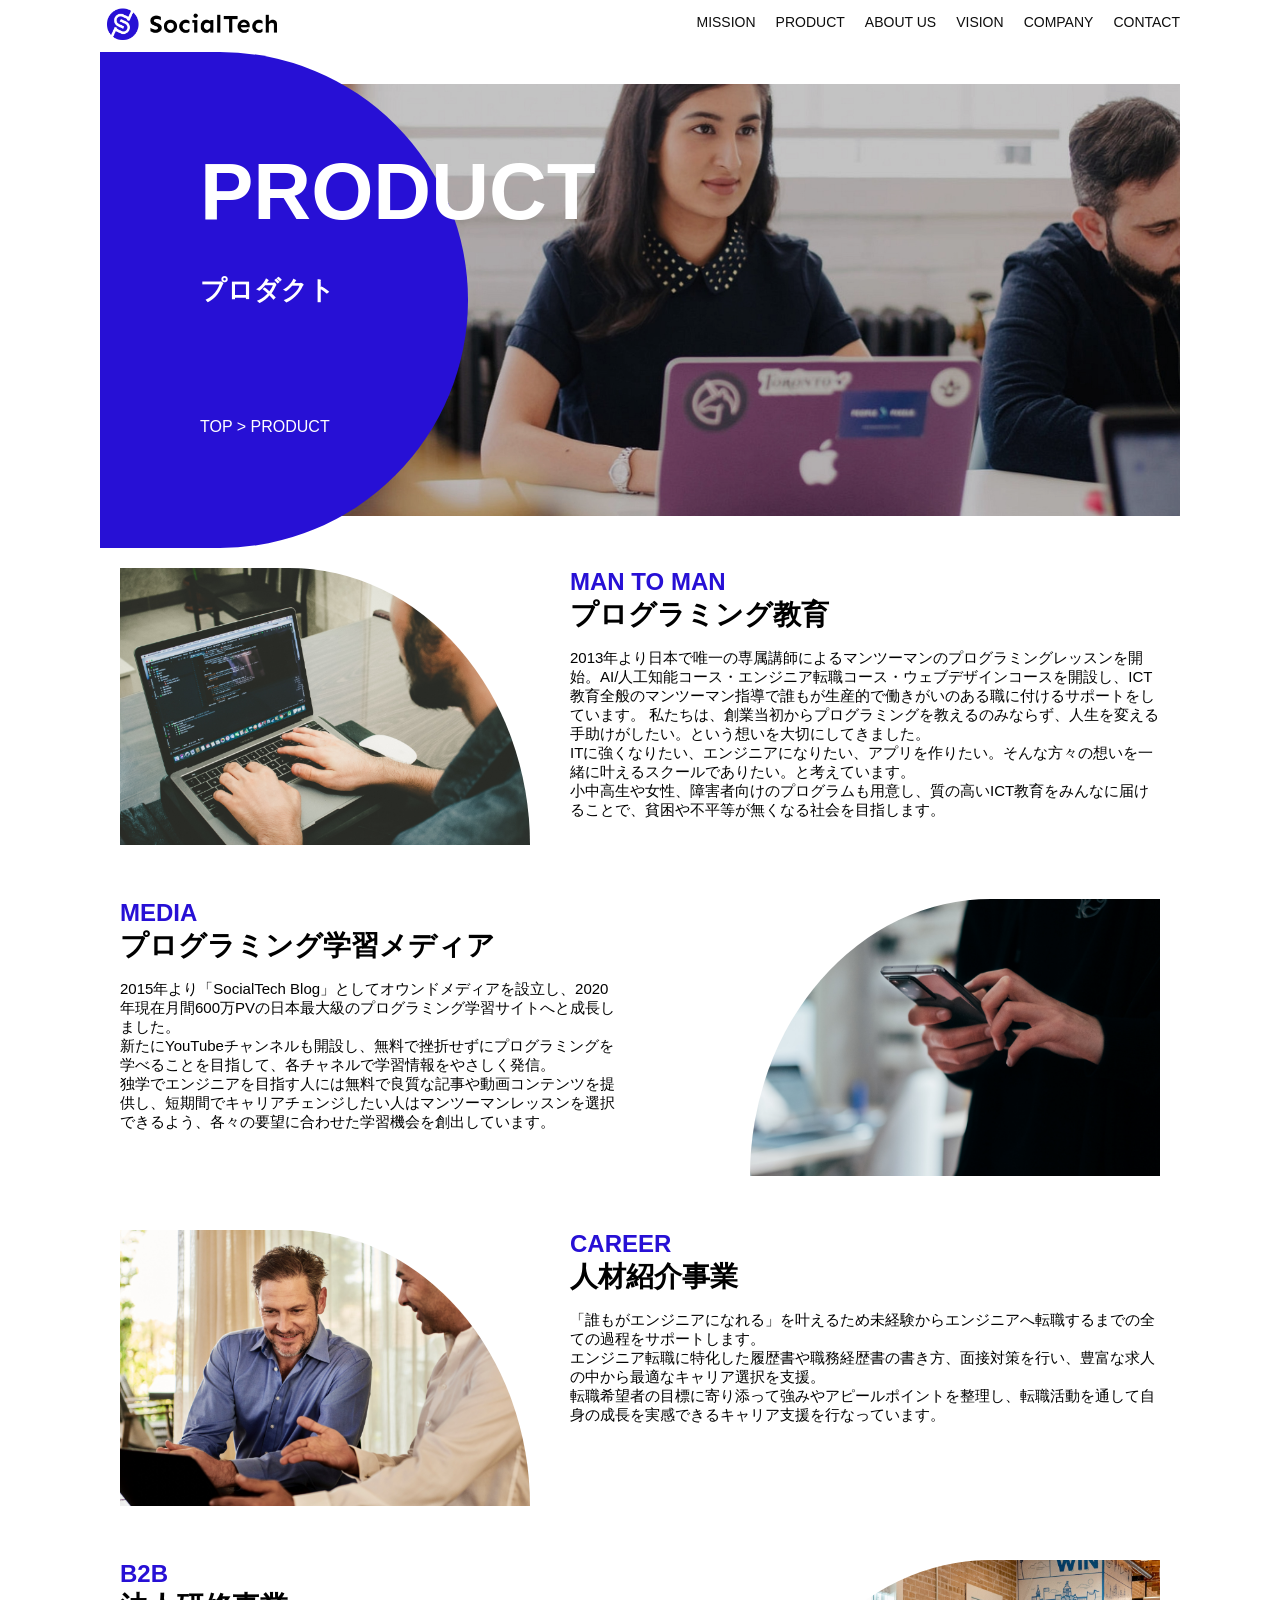
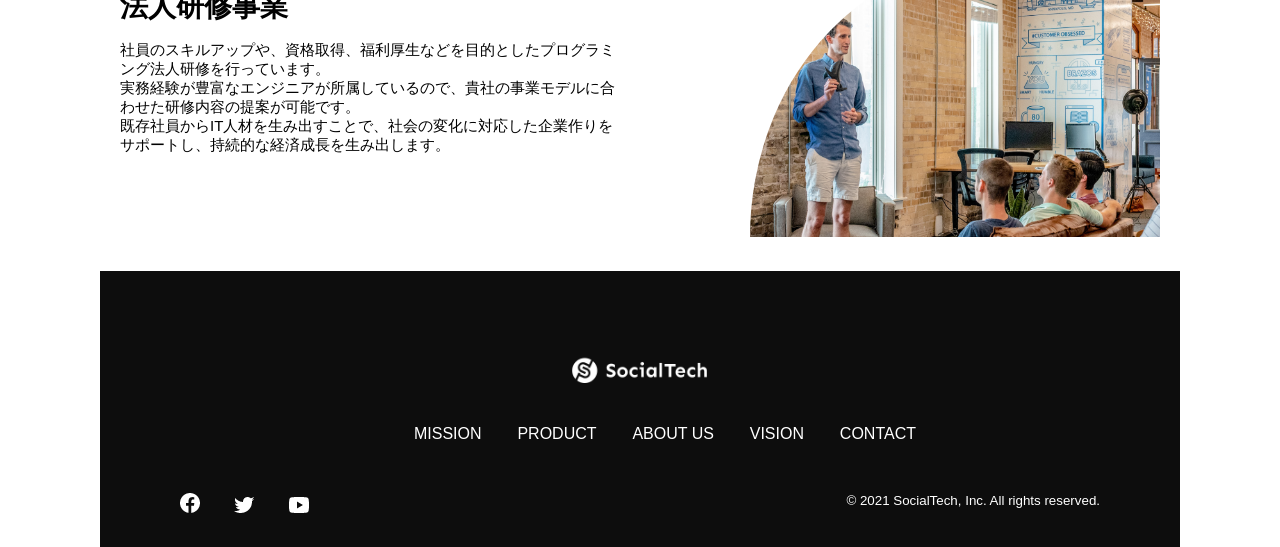
<file: kadai_tutorial_output/SocialTech/product.html>
<!DOCTYPE html>
<html lang="ja">
<head>
    <meta charset="UTF-8">
    <meta name="viewport" content="width=device-width, initial-scale=1.0">
    <title>SocialTech -PRODUCT プロダクト-</title>
    <meta name="description" content="SocialTechの4つのプロダクトを紹介します">
    <!-- <link rel="icon" href="img/favicon.ico"> -->
    <!-- <link href="https://unpkg.com/sanitize.css" rel="stylesheet"/> -->
    <link rel="stylesheet" href="style.css">
</head>

<body>
    <header>
            <a href="index.html"><img src="images/logo.png" alt="ロゴ"></a>

        <nav id="nav-pc">
            <ul>
              <li><a href="mission.html">MISSION</a></li>
              <li><a href="product.html">PRODUCT</a></li>
              <li><a href="index.html#aboutus">ABOUT US</a></li>
              <li><a href="index.html#vision">VISION</a></li>
              <li><a href="index.html#company">COMPANY</a></li>
              <li><a href="index.html#contact">CONTACT</a></li>
            </ul>
        </nav>

        <!-- スマホ用メニューボタン -->
       <button id="menu-sp" onclick="document.getElementById('nav-sp').style.display = 'block'">
         <img src="images/button-menu.png" alt="ナビゲーションを開く">
       </button>

        <!-- スマホ用ナビゲーション -->
       <div id="nav-sp">
         <button id="close" onclick="document.getElementById('nav-sp').style.display = 'none'">
           <img src="images/button-close.png" alt="ナビゲーションを閉じる">
         </button>
 
         <nav>
           <ul>
             <li>
               <a id="logo-sp" href="index.html" onclick="document.getElementById('nav-sp').style.display = 'none'"><img src="images/logo-sp.png" alt="トップページに戻る"></a>
             </li>
             <li><a class="menu" href="mission.html" onclick="document.getElementById('nav-sp').style.display = 'none'">MISSION</a></li>
             <li><a class="menu" href="product.html" onclick="document.getElementById('nav-sp').style.display = 'none'">PRODUCT</a></li>
             <li><a class="menu" href="index.html#aboutus" onclick="document.getElementById('nav-sp').style.display = 'none'">ABOUT US</a></li>
             <li><a class="menu" href="index.html#vision" onclick="document.getElementById('nav-sp').style.display = 'none'">VISION</a></li>
             <li><a class="menu" href="index.html#company" onclick="document.getElementById('nav-sp').style.display = 'none'">COMPANY</a></li>
             <li><a class="menu" href="index.html#contact" onclick="document.getElementById('nav-sp').style.display = 'none'">CONTACT</a></li>
           </ul>
         </nav>
         <div id="sns">
           <a href="https://www.facebook.com/sejuku2013">
             <img src="images/button-facebook.png" alt="Facebookのリンク">
           </a>
           <a href="https://twitter.com/samuraijuku">
             <img src="images/button-twitter.png" alt="Twitterのリンク">
           </a>
           <a href="https://www.youtube.com/channel/UCCFOQO5aDK0xXam4cUQXT8g">
             <img src="images/button-youtube.png" alt="YouTubeのリンク">
           </a>
         </div>
       </div>

    </header>

    <main>
      <article>
        <section id="product-main">
          <div class="product-main-inner">
            <div id="product-title">
              <h1>PRODUCT<br><span>プロダクト</span></h1>
              <p>TOP > PRODUCT</p>
            </div>
          </div>
        </section>

         <section class="product-section product-section-left">
           <div class="product-section-img">
             <img src="images/product/product-mantoman.png" alt="PCでコードを書く男性">
           </div>
           <div class="product-read">
             <h2 class="product-h2">MAN TO MAN</h2>
             <h3 class="product-h3">プログラミング教育</h3>
             <p>
               2013年より日本で唯一の専属講師によるマンツーマンのプログラミングレッスンを開始。AI/人工知能コース・エンジニア転職コース・ウェブデザインコースを開設し、ICT教育全般のマンツーマン指導で誰もが生産的で働きがいのある職に付けるサポートをしています。 私たちは、創業当初からプログラミングを教えるのみならず、人生を変える手助けがしたい。という想いを大切にしてきました。<br>ITに強くなりたい、エンジニアになりたい、アプリを作りたい。そんな方々の想いを一緒に叶えるスクールでありたい。と考えています。<br>小中高生や女性、障害者向けのプログラムも用意し、質の高いICT教育をみんなに届けることで、貧困や不平等が無くなる社会を目指します。
             </p>
           </div>
         </section>
 
         <section class="product-section product-section-right">
           <div class="product-read">
             <h2 class="product-h2">MEDIA</h2>
             <h3 class="product-h3">プログラミング学習メディア</h3>
             <p>2015年より「SocialTech Blog」としてオウンドメディアを設立し、2020年現在月間600万PVの日本最大級のプログラミング学習サイトへと成長しました。<br>新たにYouTubeチャンネルも開設し、無料で挫折せずにプログラミングを学べることを目指して、各チャネルで学習情報をやさしく発信。<br>独学でエンジニアを目指す人には無料で良質な記事や動画コンテンツを提供し、短期間でキャリアチェンジしたい人はマンツーマンレッスンを選択できるよう、各々の要望に合わせた学習機会を創出しています。</p>
           </div>
           <div class="product-section-img">
             <img src="images/product/product-media.png" alt="スマートフォンを操作する人">
           </div>
         </section>
 
         <section class="product-section product-section-left">
           <div class="product-section-img">
             <img src="images/product/product-career.png" alt="笑顔で話し合う2人の男性">
           </div>
           <div class="product-read">
             <h2 class="product-h2">CAREER</h2>
             <h3 class="product-h3">人材紹介事業</h3>
             <p>「誰もがエンジニアになれる」を叶えるため未経験からエンジニアへ転職するまでの全ての過程をサポートします。<br>エンジニア転職に特化した履歴書や職務経歴書の書き方、面接対策を行い、豊富な求人の中から最適なキャリア選択を支援。<br>転職希望者の目標に寄り添って強みやアピールポイントを整理し、転職活動を通して自身の成長を実感できるキャリア支援を行なっています。<br></p>
           </div>
         </section>
 
         <section class="product-section product-section-right">
           <div class="product-read">
             <h2 class="product-h2">B2B</h2>
             <h3 class="product-h3">法人研修事業</h3>
             <p>社員のスキルアップや、資格取得、福利厚生などを目的としたプログラミング法人研修を行っています。<br>実務経験が豊富なエンジニアが所属しているので、貴社の事業モデルに合わせた研修内容の提案が可能です。<br>既存社員からIT人材を生み出すことで、社会の変化に対応した企業作りをサポートし、持続的な経済成長を生み出します。</p>
           </div>
           <div class="product-section-img">
             <img src="images/product/product-b2b.png" alt="講演中の男性とそれを聴く人々">
           </div>
         </section>

      </article>
    </main>


    <footer>
        <div id="footer-logo">
            <a href="index.html"><img src="images/logo-sp.png" alt="ロゴ"></a>
        </div>

        <nav id="footer-nav">
            <ul class="footer-nav-item">
                <li><a href="mission.html">MISSION</a></li>
                <li><a href="product.html">PRODUCT</a></li>
                <li><a href="index.html#aboutus">ABOUT US</a></li>
                <li><a href="index.html#vision">VISION</a></li>
                <li><a href="index.html#contact">CONTACT</a></li>
            </ul>
        </nav>

        <div id="footer-bottom">
            <div class="icon">
                <a href="https://www.facebook.com/sejuku2013"><img src="images/button-facebook.png" alt="facebook"></a>
                <a href="https://twitter.com/samuraijuku"><img src="images/button-twitter.png" alt="twitter"></a>
                <a href="https://www.youtube.com/channel/UCCFOQO5aDK0xXam4cUQXT8g"><img src="images/button-youtube.png" alt="youtube"></a>
            </div>

            <small>&copy; 2021 SocialTech, Inc. All rights reserved.</small>

        </div>

</footer>

</html>
</file>
<file: kadai_tutorial_output/SocialTech/style.css>
* {
   box-sizing: border-box;
 }

p {
  font-size: 15px;
}

body {
    max-width: 1080px;
    margin: 0 auto;
    font-family: "Source Sans Pro", "Hiragino Kaku Gothic ProN", Meiryo, Arial, sans-serif;
}


/* ヘッダー */
header {
    display: flex;
    justify-content: space-between;
}

#nav-pc {
    font-size: 14px;
}

#nav-pc ul {
    display: flex;
    padding-left: 0;
}

#nav-pc li {
    list-style: none;
}

#nav-pc a {
    text-decoration: none;
    margin-left: 20px;
    color: #0d0d0d;
}

#nav-pc a:hover {
    text-decoration: underline;
}

/* メインビジュアル */
#mainvisual {
    height: 400px;
    position: relative;
}

.mainvisual-text {
   position: absolute;
   top: 0;
   left: 0;
   background-color: #2710d5;
   color: #ffffff;
   border-radius: 0 0 476px 0;
   max-width: 620px;
   height: 100%;
   width: 100%;
   z-index: 11;
}

.mainvisual-text h1 {
    font-size: 60px;
    margin: 100px 0 0 50px;
}

.mainvisual-text h2 {
    font-size: 28px;
    margin: 0 0 0 50px;
}

.mainvisual-img {
   max-width: 620px;
   border-radius: 476px 0 0 0;
   position: absolute;
   top: 0;
   right: 0;
   z-index: 10;
}

/* タイトル */
.section-title {
    margin-top: 40px;
}

.section-title::after {
    content: url("images/line.png");
    margin-left: 10px;
}

/* ミッション */
#mission {
    margin: 80px auto;
}

#mission-con {
    display: flex;
}

.mission-item {
    width: 50%;
    margin: 20px;
}

#mission-right {
    width: 50%;
}

#img-left {
    width: 100%;
}

#img-right {
    margin-top: 50px;
    width: 100%;
}


/* プロダクト */
#product {
    background-color: #FAFAFA;
    margin: 80px 0;
    padding: 10px 40px 0 40px;
}


#product-con {
    display: flex;
    margin-top: 40px;
}

#product-left {
    margin: 50px;
    margin-right: 20px;
}

#product-right {
    margin: 50px; 
    margin-top: 80px;
    margin-left: 20px;
    
}

.product-img {
    border-radius: 0 0 300px 300px;
    width: 100%;
}

.product-item {
    position: relative;
    height: 480px;
    
}

span {
    color: #2710d5;
    font-weight: bold;
    font-size: 16px;
    margin: 0;
}

.product-text {
    background-color: #ffffff;
    padding: 20px;
    margin: 0 40px;
    left: 0;
    bottom: 50px;
    box-shadow: 5px 5px 10px rgba(0, 0, 0, 0.05);
    position: absolute;
}

.product-text h2 {
    margin: 5px 0;
}

.product-text p {
    font-size: 14px;
    margin: 0;
}

#more-img {
    text-align: center;
}

#more-img a {
   position: relative;
   bottom: -42px;
}

/* 私たちについて */
#aboutus {
    margin: 80px auto;
}

#aboutus-con {
    display: flex;
    margin: 40px auto;
}

#aboutus table {
    margin-right: 50px;
}

#aboutus th {
    text-align: left;
    font-size: 28px;
    font-weight: bold;
}

#aboutus .en {
    color: #2710d5;
    font-size: 24px;
}

.num {
    color: #2710d5;
    font-size: 80px;
    padding: 0 20px 0 0;

}
#aboutus-img1 {
    width: 50%;
    align-self: self-start;
}

#aboutus-img2 {
    width: 100%;
    margin-top: 50px;
}

/* ビジョン */
#vision {
    margin: 80px auto;
}

#vision-con {
    display: flex;
    flex-wrap: wrap;
    justify-content: space-between;

}

.vision-item {
   width: 300px;
   height: 300px;
   margin-bottom: 30px;
   position: relative;
 }

 #vision img {
    width: 100%;
    position: relative;
 }

 .vision-text {
    position: absolute;
    top: 0;
    left: 0;
    margin-right: 20px;
 }

.vision-span {
    color: #2710d5;
    font-size: 19px;
    margin-top: 80px;
    display: inline-block;
}

.vision-span::first-letter {
    font-size: 40px;
}

#vision h3 {
    font-size: 20px;
    margin: 0;
}

#vision p {
    margin: 10px 0 0 0;
}

/* カンパニー */
#company {
    margin: 80px auto;
}

#company table {
    width: 100%;
}

.company-td {
    font-weight: bold;
    text-align: left;
    padding: 20px;
    border-bottom-color: #2710d5;
    border-bottom-width: 1px;
    border-bottom-style: solid;
    width: 100px;
}

.first {
    border-top-color: #2710d5;
    border-top-width: 1px;
    border-top-style: solid;
}

.company-cell {
    padding: 30px;
    border-bottom-color: #ececec;
    border-bottom-width: 1px;
    border-bottom-style: solid;
}

.first-cell {
    border-top-color: #ececec;
    border-top-width: 1px;
    border-top-style: solid;
}

iframe {
    width: 100%;
    height: 368px;
    margin-top: 40px;
}

/* お問い合わせ */
#contact {
  margin: 80px auto 80px auto;
}

/* 外枠 */
#contact > form > div {
  display: flex;
  flex-direction: row;
  flex-wrap: wrap;
  padding-bottom: 30px;
}

/* 左列の見出し */
.contact-heading {
  width: 240px;
  align-self: center;
}
/* 見出しのラベル */
.contact-label {
  font-weight: bold;
}
/* 必須 */
.contact-span {
  color: #ce2222;
  margin: 0 0 0 20px;
  font-weight: bold;
}

/* テキストボックス */
.contact-textbox {
  border-top: 0;
  border-left: 0;
  border-right: 0;
  border-bottom-width: 1px;
  border-bottom-color: #707070;
  border-bottom-style: solid;
  background-color: #fafafa;
  width: 400px;
  height: 56px;
}

/* お問い合わせ内容のテキストエリア */
.contact-textarea {
  border-top: 0px;
  border-left: 0px;
  border-right: 0px;
  border-bottom-width: 1px;
  border-bottom-color: #707070;
  background-color: #fafafa;
  width: 400px;
  height: 200px;
}

 /* 個人情報の取り扱い */
 #contact dt {
   font-weight: bold;
 }
 
 #contact dd {
   margin: 0 0 16px 0;
 }
 
 #contact dd p {
   margin: 0;
 }
 
 #contact dd ul {
   padding-left: 0;
 }
 
 #contact dd li {
   margin-bottom: 0;
   list-style: none;
 }

 /* フッター */
 footer {
    background-color: #0d0d0d;
    text-align: center;
    padding: 80px 80px 30px 80px;
 }

.footer-nav-item {
    display: flex;
    width: 60%;
    justify-content: space-between;
    margin: 0 auto;
 }

 #footer-logo {
    margin-bottom: 30px;
 }

#footer-nav{
    margin-bottom: 50px;
}

.footer-nav-item li {
    list-style: none;
}

.footer-nav-item a {
    text-decoration: none;
    margin-left: 10px;
    color:white;
    
}

.footer-nav-item a:hover {
    text-decoration: underline;
}

#footer-bottom {
    display: flex;
    justify-content: space-between;
}

.icon img {
    margin-right: 30px;
}


small {
    color: #ffffff;
    margin: 0;
}

/* スマホ用ナビを非表示 */
#nav-sp,
#menu-sp {
    display: none;
}

 /* mission.html用スタイル */
 /* ミッションのメインビジュアル */
 .mission-main-inner {
   background-image: url("images/mission/mission-main.png");
   background-repeat: no-repeat;
   background-position-y: center;
 }
 
 #mission-title {
   background-color: #2710d5;
   width: 368px;
   color: #ffffff;
   height: 496px;
   border-radius: 0 248px 248px 0;
   position: relative;
 }
 
 #mission-title h1 {
   position: absolute;
   top: 20px;
   left: 100px;
   font-size: 80px;
   line-height: 1;
 }
 
 #mission-title h1 span {
   font-size: 26px;
   color: #ffffff;
 }
 
 #mission-title > p {
   position: absolute;
   top: 350px;
   left: 100px;
   font-size: 16px;
 }

 /* ミッションページ　S2DGSの設定 */
 #mission-s2dgs {
   padding: 20px;
 }
 
 .mission-h2 {
   color: #2710d5;
   font-size: 40px;
 }
 
 .mission-h2::after {
   content: none;
 }

 /* ミッションページ　5つのゴールの設定 */
 #mission-five-goals {
   padding: 20px;
   display: flex;
 }
 
 #mission-five-goals .five-goals-image {
   width: 30%;
   padding: 20px;
 }
 
 #mission-five-goals .five-goals-image img {
   width: 100%;
 }
 
 #mission-five-goals .five-goals-read {
   width: 70%;
   padding: 20px;
 }
 
 #mission-five-goals .five-goals-read > div {
   margin-bottom: 40px;
 }
 
 .fivegoals-image-right {
   float: right;
   margin: 20px;
 }
 
 .fivegoals-image-left {
   float: left;
   margin: 20px;
 }
 
 .fivegoals-number {
   color: #2710d5;
   font-size: 48px;
   font-weight: bold;
   margin: 0;
 }
 
 .fivegoals-h3 {
   font-size: 28px;
   margin: 0;
 }
 
 .fivegoals-p {
   margin: 0;
 }

 /* プロダクトページ */
 .product-main-inner {
   background-image: url("images/product/product-main.png");
   background-repeat: no-repeat;
   background-position-y: center;
 }
 
 #product-title {
   background-color: #2710d5;
   width: 368px;
   color: #ffffff;
   height: 496px;
   border-radius: 0 248px 248px 0;
   position: relative;
 }
 
 #product-title h1 {
   position: absolute;
   top: 20px;
   left: 100px;
   font-size: 80px;
   line-height: 1;
 }
 
 #product-title h1 span {
   font-size: 26px;
   color: #ffffff;
 }
 
 #product-title > p {
   position: absolute;
   top: 350px;
   left: 100px;
   font-size: 16px;
 }

  /* セクション */
 .product-section {
   display: flex;
   padding: 20px 20px 0;
 }
 
 .product-section .product-section-img {
   width: 450px;
 }
 
 /* 左が画像のセクション*/
 .product-section-left .product-section-img img {
   width: 100%;
   padding: 0 40px 30px 0;
   border-radius: 0 432px 0 0;
 }
 
 .product-section-left .product-read {
   width: 50%;
   flex-grow: 1;
 }
 
 .product-section-left .product-read p {
   margin-bottom: 0;
 }
 
 /* 右が画像のセクション*/
 .product-section-right {
   justify-content: space-between;
 }
 
 .product-section-right .product-section-img img {
   width: 100%;
   padding: 0 0 30px 40px;
   border-radius: 432px 0 0 0;
 }
 
 .product-section-right .product-read {
   width: 500px;
 }
 
 .product-h2 {
   color: #2710d5;
   font-size: 24px;
   margin: 0;
 }
 
 .product-h3 {
   font-size: 28px;
   margin: 0;
 }



/* 画面幅が767px以下のとき */
@media screen and (max-width: 767px) {
  /* スマートフォン用のスタイルを指定する */
  /* PC用ナビゲーション非表示 */
  #nav-pc {
    display: none;
}

   /* ハンバーガーメニュー */
   #menu-sp {
     display: block;
     background-color: transparent;
     float: right;
     padding: 0;
     border: none;
   }
 
   /* スマホ用ナビゲーションの表示切替*/
   /* 初期状態、レイアウトと非表示設定 */
   #nav-sp {
     background-color: #2710d5;
     position: fixed;
     left: 0;
     top: 0;
     height: 100%;
     width: 100%;
     display: none;
     z-index: 100;
   }

     /* ×ボタン */
   #close {
     position: absolute;
     top: 20px;
     right: 20px;
     background-color: transparent;
     border: none;
   }
 
   #nav-sp nav ul {
     padding-left: 0;
   }
 
   #nav-sp nav li {
     list-style: none;
   }
 
   /* ナビゲーションメニュー用ロゴ */
   #logo-sp {
     margin: 80px 0 30px 20px;
   } 

     /* ナビゲーションのリンクの装飾設定 */
  #nav-sp nav a {
    display: block;
    color: #ffffff;
  }
 
  #nav-sp nav a:hover {
     text-decoration: underline;
   }
 
   #nav-sp .menu {
     text-decoration: none;
     margin: 0 20px 0 20px;
     height: 44px;
     font-size: 16px;
     background-image: url("images/arrow.png");
     background-repeat: no-repeat;
     background-position: right top;
   }

     #sns {
    position: absolute;
    bottom: 20px;
    left: 20px;
  }

  #sns > a {
    margin-right: 30px;
  }


  #mainvisual {
    position: relative;
    height: 470px;
  }

  .mainvisual-text {
    text-align: center;
    height: 280px;
  }

  .mainvisual-text h1 {
    font-size: 28px;
    margin-top: 90px;
  }

  .mainvisual-text h2 {
    font-size: 15px;
    margin: 0;
  }

  .mainvisual-img {
    width: 100%;
    border-radius: 476px 0 0 0;
    top: auto;
    bottom: 0;
  }
 
  /* ミッション */
#mission {
    margin: 20px auto;
    padding: 0 20px;
}

 #mission-con {
    flex-direction: column;
}

.mission-item {
    width: 100%;
    margin: 20px;
}

#mission-right {
    width: 100%;
    margin: 0;
}

#img-left {
    width: 100%;
    margin: 0;
}

/* プロダクト */
#product {
    margin: 0;
    padding: 10px 20px 0 20px;
}


#product-con {
    flex-direction: column;
    margin-top: 0px;
}

#product-left {
    width: 100%;
    margin: 0;
}

#product-right {
    width: 100%;
    margin: 0;
}

/* 私たちについて */
#aboutus {
    margin: 80px 20px;
}

#aboutus-con {
    flex-direction: column;
}

#aboutus table {
    margin-right: 0px;
    padding: 20px;
    order: 2;
}

#aboutus th {
    font-size: 16px;
}

.num {
    padding: 0;

}
#aboutus-img1 {
    width: 100%;
    order: 1;
}

#aboutus-img2 {
    margin-top: 0px;
}

/* ビジョン */
#vision {
    margin: 80px 20px;
}

 #vision img {
    position: absolute;
    top: 0;
    left: 0;
 }

 /* カンパニー */
#company {
    margin: 80px 20px;
}

#company table {
    width: 100%;
}

.company-td {
    width: 50px;
}

.company-cell {
    padding: 20px;
}

iframe {
    height: 240px;
}

 /* お問い合わせ */
   #contact {
     margin: 80px 20px 80px 20px;
   }
 
   #contact > h3 {
     margin-bottom: 20px;
   }
 
   #contact > form > div {
     flex-direction: column;
     margin-bottom: 20px;
   }
 
   .contact-heading {
     align-self: auto;
     margin-bottom: 20px;
   }

  .contact-textbox {
     min-width: 300px;
     width: 100%;
   }
 
   .contact-textarea {
     height: 150px;
     width: 100%;
   }
 
   .radiobutton {
     margin-bottom: 20px;
   }

    /* フッター */
 footer {
    padding: 30px 20px 50px 20px;
    text-align: left;
 }

.footer-nav-item {
    display: block;
    width: 100%;
    


 }

.footer-nav-item li {
    background-image: url("images/arrow.png");
    background-repeat: no-repeat;
    background-position: right top;
    margin: 0 20px 30px 0;
    list-style: none;

}

#footer-nav{
    margin-bottom: 50px;
}

#footer-bottom {
    flex-direction: column;
    justify-content: flex-start;
}

small {
    font-size: 12px;
    margin-top: 30px;
}

  /* mission.html用スタイル */
   /* ミッションのメインビジュアル */
   #mission-main {
     height: 256px;
     margin-top: 4%;
     position: relative;
   }
 
   .mission-main-inner {
     height: 80%;
     background-size: cover;
   }
 
   #mission-title {
     width: 136px;
     height: 256px;
     position: absolute;
     top: -10%;
   }
 
   #mission-title h1 {
     left: 20px;
     font-size: 40px;
   }
 
   #mission-title h1 span {
     font-size: 18px;
   }
 
   #mission-title > p {
     top: 180px;
     left: 20px;
     font-size: 13px;
   }

     /* ミッションページ　S2DGSの設定 */
    .mission-h2 {
      font-size: 38px;
      margin: 0px;
    }
  
    .mission-h2::after {
      content: none;
    }
  
    #mission-s2dgs > img {
      width: 100%;
    }
      /* ミッションページ　5つのゴールの設定 */
   #mission-five-goals {
     flex-direction: column;
   }
 
   #mission-five-goals > div {
     padding: 0;
   }
 
   #mission-five-goals .five-goals-image,
   #mission-five-goals .five-goals-read {
     width: 100%;
     padding: 0;
   }
 
   #mission-five-goals .five-goals-read > div {
     display: flex;
     flex-direction: column;
   }
 
   .fivegoals-image-right,
   .fivegoals-image-left {
     align-self: center;
   }

      /* プロダクトページ */
   #product-main {
     height: 256px;
     margin-top: 4%;
     position: relative;
   }
 
   .product-main-inner {
     height: 80%;
     background-size: cover;
   }
 
   #product-title {
     width: 136px;
     height: 256px;
     position: absolute;
     top: -10%;
   }
   
   #product-title h1 {
     left: 20px;
     font-size: 40px;
   }
 
   #product-title h1 span {
     font-size: 18px;
   }
 
   #product-title > p {
     top: 180px;
     left: 20px;
     font-size: 13px;
   }

     /* セクション */
   .product-section {
     flex-direction: column;
   }
 
   .product-section .product-section-img {
     width: 100%;
   }
   
   .product-section .product-section-img img {
     width: 100%;
     padding: 0;
   }
 
   /* 左が画像のセクション*/
   .product-section-left .product-section-img img {
     border-radius: 0 300px 0 0;
   }
 
   .product-section-left .product-read {
     width: 100%;
     flex-grow: 1;
   }
 
   /* 右が画像のセクション*/
   .product-section-right .product-section-img img {
     order: 1;
     border-radius: 300px 0 0 0;
   }
 
   .product-section-right .product-read {
     order: 2;
     width: 100%;
   }

}
</file>
<file: kadai_015/style.css>
html {
  font-size: 20px;
  text-align: center;
}

h1 {
  font-family: "Josefin Sans", sans-serif;
  font-optical-sizing: auto;
  font-weight: 400;
  font-style: normal;
  font-size: 2rem;
  line-height: 1.2;
  letter-spacing: 1.2em;
  border-bottom: 3px solid rgb(115, 115, 114);
  text-shadow: 3px 3px 0px rgb(255, 192, 203);
}

body {
  font-family: "Arial", "Meiryo", sans-serif
}

.blue {
  color: skyblue;
}
.pink {
  color: rgb(255, 192, 203);
}

#basic p {
  font-weight: bold;
}
</file>
<file: kadai_018/style.css>
#top {
  width: 800px;
  background-color:  #dcc9f4;    
  text-align: center;
  margin: 20px auto 20px auto;

  /* margin-left: auto;*/
  /*margin-right: auto;*/
  /*margin-top: 20px;*/
  /*margin-bottom: 20px;*/
}

.top-child {
  display:inline-block;
  background-color:  #ffd9df;
  width: 20%;
}

#middle {
  width: 800px;
  height: 800px;
  margin: 0px auto 20px auto;
  background-color:  #ffd9df;
  position: relative;
}

#middle p {
  width: 200px;
  height: 200px;
  margin: 0px 0px 0px 0px;
  background-color:  #87ceeb;    
}

#middle-child01  {
  position: absolute;
  top: 100px;
  left: 100px;
}

#middle-child02  {
  position: absolute;
  top: 300px;
  left: 300px;
}

#middle-child03  {
  position: absolute;
  top: 500px;
  left: 500px;
}

#bottom {
  width: 800px;
  height: 300px;
   margin: 0px auto 0px auto;
  background-color:  #87ceeb;    
}

#bottom p {
  width: 400px;
  height: 100px;
  margin: 0px 0px 0px 0px;
  background-color:  #e5dcf0;    
}

#bottom-child02  {
  position: relative;
  left: 200px;
}

#bottom-child03  {
  position: relative;
  left: 400px;
}
</file>
<file: kadai_022/style.css>
h1, p, body {
    margin: 0px 0px 0px 0px;
}

p, a {
    font-size: 20px;
}

header {
    margin-bottom: 20px;
    background-color: rgb(244, 79, 79);
    text-align: center;
}

h1 {
    color: rgb(255, 255, 255);
}

main {
    margin: 10px 10px 10px 10px;
}


#parent {
    display: flex;
    justify-content: space-around;
}

.contents {
    border: solid 3px rgb(238, 204, 204);
    flex-basis: 25%;
    align-items: center;
    text-align: center;
    padding: 10px 15px 10px 15px;
    margin: 20px 0px 20px 0px;
}

h2 {
    font-size: 25px;
    border-bottom: dashed 3px rgb(236, 122, 122);
}

h2::before {
    content: "●";
    color: rgb(239, 111, 139);
}

.contents p:nth-of-type(2)::first-letter {
    font-weight: bold;
    color: rgb(97, 206, 249);
}

.contents img {
    margin: 10px 0px 10px 0px;
    width: 70%;
}

@media screen and (max-width: 768px) {
    h2 {
        font-size: 30px;
    }
    p {
        font-size: 25px;
    }
    #parent {
    display: flex;
    flex-direction: column;
    }

}

footer {
    background-color: rgb(244, 79, 79);
    text-align: center;
}


a:link {
    color: rgb(255, 255, 255);
}

a:visited {
    color:rgb(193,234,251) ;
    
}

a:hover {
    color: rgb(245, 178, 168);
}
</file>
